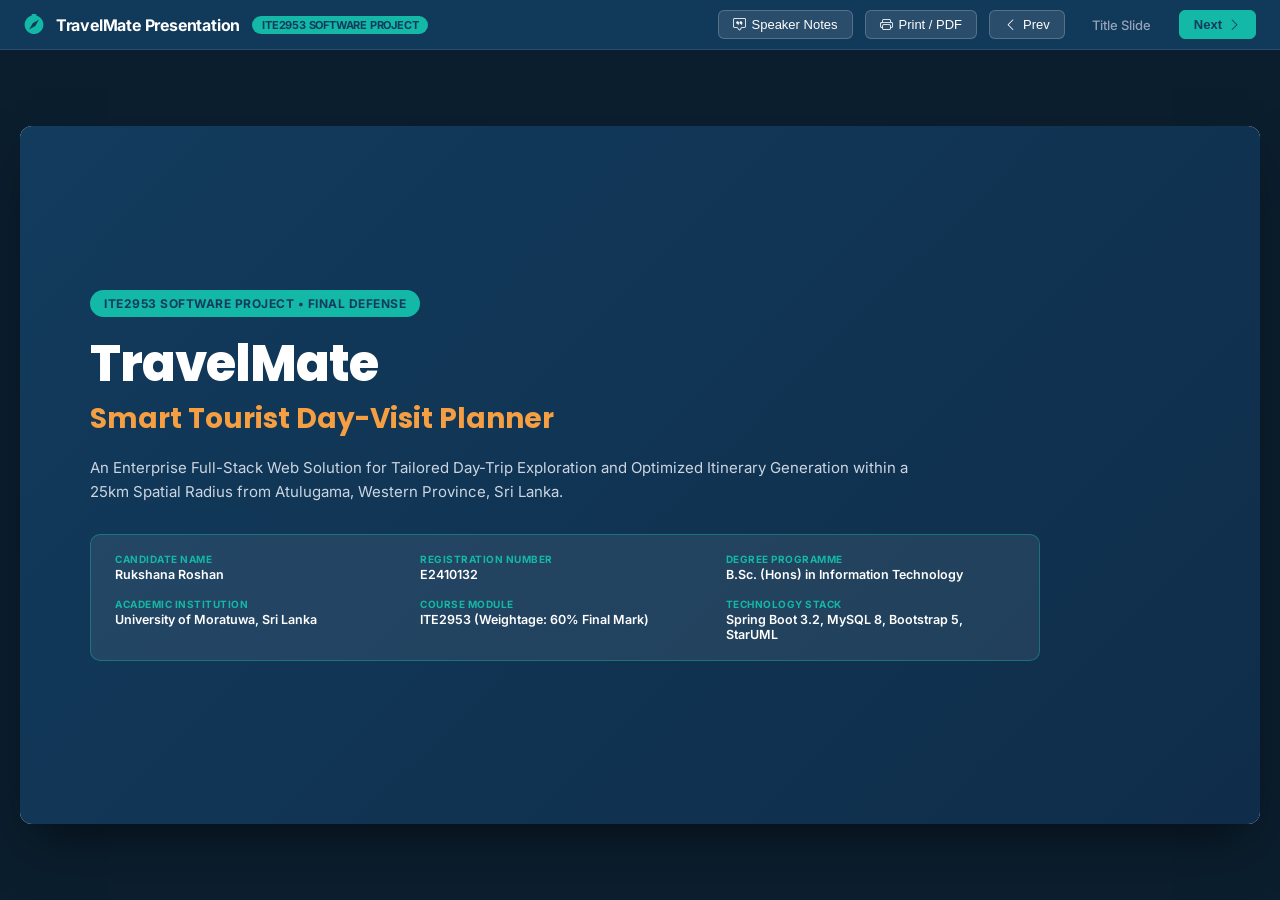
<file: docs/presentation.html>
<!DOCTYPE html>
<html lang="en">
<head>
  <meta charset="UTF-8">
  <meta name="viewport" content="width=device-width, initial-scale=1.0">
  <title>TravelMate — Project Overview Presentation (5 Slides)</title>
  <link rel="preconnect" href="https://fonts.googleapis.com">
  <link rel="preconnect" href="https://fonts.gstatic.com" crossorigin>
  <link href="https://fonts.googleapis.com/css2?family=Inter:wght@400;500;600;700&family=Poppins:wght@600;700;800&display=swap" rel="stylesheet">
  <link rel="stylesheet" href="https://cdn.jsdelivr.net/npm/bootstrap-icons@1.11.3/font/bootstrap-icons.min.css">
  <style>
    :root {
      --primary: #123B5D;
      --teal: #13B8A6;
      --orange: #F59E42;
      --dark: #172B4D;
      --slate-500: #64748B;
      --slate-200: #E2E8F0;
      --slate-100: #F1F5F9;
      --light-bg: #F8FAFC;
      --card-bg: #FFFFFF;
      --success: #16A34A;
    }

    * {
      box-sizing: border-box;
      margin: 0;
      padding: 0;
    }

    body {
      font-family: 'Inter', -apple-system, BlinkMacSystemFont, sans-serif;
      background: #0B1E2E;
      color: var(--dark);
      overflow: hidden;
      height: 100vh;
      display: flex;
      flex-direction: column;
    }

    /* Presentation Header Bar */
    .pres-nav {
      background: rgba(18, 59, 93, 0.95);
      backdrop-filter: blur(8px);
      border-bottom: 1px solid rgba(255, 255, 255, 0.1);
      padding: 10px 24px;
      display: flex;
      justify-content: space-between;
      align-items: center;
      color: white;
      z-index: 100;
    }

    .pres-nav .brand {
      display: flex;
      align-items: center;
      gap: 12px;
      font-weight: 700;
      font-size: 16px;
      letter-spacing: -0.2px;
    }

    .pres-nav .brand span.badge-pill {
      background: var(--teal);
      color: var(--primary);
      padding: 2px 10px;
      border-radius: 999px;
      font-size: 11px;
      font-weight: 700;
      text-transform: uppercase;
    }

    .pres-nav .controls {
      display: flex;
      align-items: center;
      gap: 12px;
    }

    .btn-pres {
      background: rgba(255, 255, 255, 0.1);
      border: 1px solid rgba(255, 255, 255, 0.2);
      color: white;
      padding: 6px 14px;
      border-radius: 6px;
      font-size: 13px;
      font-weight: 500;
      cursor: pointer;
      display: flex;
      align-items: center;
      gap: 6px;
      transition: all 0.2s;
    }

    .btn-pres:hover {
      background: rgba(255, 255, 255, 0.2);
      color: white;
    }

    .btn-pres.primary {
      background: var(--teal);
      color: var(--primary);
      border-color: var(--teal);
      font-weight: 600;
    }

    .btn-pres.primary:hover {
      background: #0fa392;
    }

    .slide-counter {
      font-size: 13px;
      color: #94A3B8;
      font-weight: 500;
      min-width: 90px;
      text-align: center;
    }

    /* Slides Viewport */
    .presentation-viewport {
      flex: 1;
      display: flex;
      justify-content: center;
      align-items: center;
      padding: 20px;
      position: relative;
    }

    .slide-card {
      width: 100%;
      max-width: 1280px;
      aspect-ratio: 16 / 9;
      background: var(--light-bg);
      border-radius: 12px;
      box-shadow: 0 25px 50px -12px rgba(0, 0, 0, 0.5);
      position: relative;
      display: none;
      flex-direction: column;
      overflow: hidden;
      animation: fadeIn 0.3s cubic-bezier(0.16, 1, 0.3, 1);
    }

    .slide-card.active {
      display: flex;
    }

    @keyframes fadeIn {
      from { opacity: 0; transform: scale(0.98); }
      to { opacity: 1; transform: scale(1); }
    }

    /* Slide Header */
    .slide-header {
      background: var(--primary);
      color: white;
      padding: 18px 36px;
      border-bottom: 4px solid var(--teal);
      display: flex;
      justify-content: space-between;
      align-items: center;
    }

    .slide-header .cat-label {
      font-size: 11px;
      font-weight: 700;
      color: var(--teal);
      letter-spacing: 1px;
      text-transform: uppercase;
      margin-bottom: 4px;
    }

    .slide-header h2 {
      font-family: 'Poppins', sans-serif;
      font-size: 24px;
      font-weight: 700;
      margin: 0;
      letter-spacing: -0.3px;
    }

    .slide-body {
      flex: 1;
      padding: 30px 40px;
      display: flex;
      gap: 28px;
      overflow-y: auto;
    }

    .slide-footer {
      padding: 10px 40px;
      background: white;
      border-top: 1px solid var(--slate-200);
      display: flex;
      justify-content: space-between;
      align-items: center;
      font-size: 11px;
      color: var(--slate-500);
    }

    /* Containers */
    .grid-2 {
      display: grid;
      grid-template-columns: 1fr 1fr;
      gap: 24px;
      width: 100%;
    }

    .grid-3 {
      display: grid;
      grid-template-columns: 1fr 1fr 1fr;
      gap: 20px;
      width: 100%;
    }

    .card-panel {
      background: white;
      border-radius: 10px;
      padding: 24px;
      border: 1px solid var(--slate-200);
      display: flex;
      flex-direction: column;
      box-shadow: 0 4px 6px -1px rgba(0, 0, 0, 0.04);
    }

    .card-panel h3 {
      font-family: 'Poppins', sans-serif;
      font-size: 17px;
      font-weight: 700;
      color: var(--primary);
      margin-bottom: 14px;
      display: flex;
      align-items: center;
      gap: 8px;
    }

    .card-panel h3.teal { color: #0D9488; }
    .card-panel h3.orange { color: #D97706; }

    .bullet-list {
      list-style: none;
      display: flex;
      flex-direction: column;
      gap: 12px;
    }

    .bullet-list li {
      font-size: 12.5px;
      line-height: 1.5;
      color: #334155;
    }

    .bullet-list li strong {
      color: var(--dark);
      font-weight: 600;
    }

    .bullet-list.compact li {
      font-size: 11.5px;
      gap: 8px;
    }

    /* Slide 0: Title Slide */
    .slide-title-layout {
      background: linear-gradient(135deg, #123B5D 0%, #0F2D4A 100%);
      color: white;
      height: 100%;
      display: flex;
      flex-direction: column;
      justify-content: center;
      padding: 50px 70px;
      position: relative;
    }

    .slide-title-layout .tag-badge {
      display: inline-block;
      background: var(--teal);
      color: var(--primary);
      padding: 6px 14px;
      border-radius: 999px;
      font-size: 12px;
      font-weight: 700;
      letter-spacing: 0.5px;
      text-transform: uppercase;
      margin-bottom: 20px;
      align-self: flex-start;
    }

    .slide-title-layout h1 {
      font-family: 'Poppins', sans-serif;
      font-size: 50px;
      font-weight: 800;
      letter-spacing: -1px;
      margin-bottom: 6px;
      line-height: 1.1;
    }

    .slide-title-layout h2.sub {
      font-family: 'Poppins', sans-serif;
      font-size: 28px;
      color: var(--orange);
      font-weight: 700;
      margin-bottom: 16px;
    }

    .slide-title-layout p.desc {
      font-size: 15px;
      color: #CBD5E1;
      max-width: 850px;
      line-height: 1.6;
      margin-bottom: 30px;
    }

    .meta-box {
      background: rgba(255, 255, 255, 0.08);
      border: 1px solid rgba(19, 184, 166, 0.4);
      border-radius: 10px;
      padding: 18px 24px;
      display: grid;
      grid-template-columns: repeat(3, 1fr);
      gap: 16px;
      max-width: 950px;
    }

    .meta-item .label {
      font-size: 10px;
      color: var(--teal);
      text-transform: uppercase;
      font-weight: 700;
      letter-spacing: 0.5px;
      margin-bottom: 2px;
    }

    .meta-item .val {
      font-size: 12.5px;
      font-weight: 600;
      color: white;
    }

    /* Metric Cards on Slide 5 */
    .metric-row {
      display: grid;
      grid-template-columns: repeat(3, 1fr);
      gap: 16px;
      margin-bottom: 16px;
      width: 100%;
    }

    .metric-card {
      background: white;
      border: 1px solid var(--slate-200);
      border-radius: 8px;
      padding: 14px 18px;
      text-align: center;
    }

    .metric-card .num {
      font-family: 'Poppins', sans-serif;
      font-size: 24px;
      font-weight: 700;
      margin-bottom: 2px;
    }

    .metric-card .num.green { color: var(--success); }
    .metric-card .num.blue { color: var(--primary); }
    .metric-card .num.teal { color: var(--teal); }

    .metric-card .lbl {
      font-size: 11px;
      color: var(--slate-500);
      font-weight: 500;
    }

    /* Notes Drawer */
    .notes-panel {
      position: fixed;
      bottom: 0;
      left: 0;
      right: 0;
      background: #0F172A;
      color: #E2E8F0;
      border-top: 2px solid var(--teal);
      padding: 16px 28px;
      max-height: 180px;
      overflow-y: auto;
      font-size: 13px;
      line-height: 1.6;
      display: none;
      z-index: 200;
    }

    .notes-panel.open {
      display: block;
    }

    .notes-panel .notes-hdr {
      font-size: 11px;
      font-weight: 700;
      color: var(--teal);
      text-transform: uppercase;
      margin-bottom: 6px;
      display: flex;
      justify-content: space-between;
    }

    /* Print Styles */
    @media print {
      body {
        background: white;
        overflow: visible;
        height: auto;
      }
      .pres-nav, .notes-panel { display: none !important; }
      .presentation-viewport { padding: 0; }
      .slide-card {
        display: flex !important;
        page-break-after: always;
        box-shadow: none;
        border: 1px solid #CCC;
        width: 100%;
        max-width: 100%;
        height: 100vh;
        margin-bottom: 20px;
      }
    }
  </style>
</head>
<body>

  <!-- Top Presentation Toolbar -->
  <header class="pres-nav">
    <div class="brand">
      <i class="bi bi-compass-fill" style="color: var(--teal); font-size: 20px;"></i>
      <span>TravelMate Presentation</span>
      <span class="badge-pill">ITE2953 Software Project</span>
    </div>

    <div class="controls">
      <button class="btn-pres" onclick="toggleNotes()"><i class="bi bi-chat-square-quote"></i> Speaker Notes</button>
      <button class="btn-pres" onclick="window.print()"><i class="bi bi-printer"></i> Print / PDF</button>
      <button class="btn-pres" onclick="prevSlide()"><i class="bi bi-chevron-left"></i> Prev</button>
      <span class="slide-counter" id="slideIndicator">Slide 0 / 5</span>
      <button class="btn-pres primary" onclick="nextSlide()">Next <i class="bi bi-chevron-right"></i></button>
    </div>
  </header>

  <!-- Slide Viewport -->
  <main class="presentation-viewport">

    <!-- SLIDE 0: TITLE SLIDE -->
    <section class="slide-card active" id="slide-0" data-notes="Good morning / afternoon, respected examiners and faculty members. My name is Rukshana Roshan, Registration Number E2410132. Today, I am proud to present my final software engineering project for course module ITE2953: TravelMate – Smart Tourist Day-Visit Planner. Over the next five slides, I will provide a quick, comprehensive overview of our problem domain, layered system architecture, nearest-neighbour optimization algorithm, database design, and automated testing results.">
      <div class="slide-title-layout">
        <span class="tag-badge">ITE2953 Software Project • Final Defense</span>
        <h1>TravelMate</h1>
        <h2 class="sub">Smart Tourist Day-Visit Planner</h2>
        <p class="desc">
          An Enterprise Full-Stack Web Solution for Tailored Day-Trip Exploration and Optimized Itinerary Generation within a 25km Spatial Radius from Atulugama, Western Province, Sri Lanka.
        </p>

        <div class="meta-box">
          <div class="meta-item">
            <div class="label">Candidate Name</div>
            <div class="val">Rukshana Roshan</div>
          </div>
          <div class="meta-item">
            <div class="label">Registration Number</div>
            <div class="val">E2410132</div>
          </div>
          <div class="meta-item">
            <div class="label">Degree Programme</div>
            <div class="val">B.Sc. (Hons) in Information Technology</div>
          </div>
          <div class="meta-item">
            <div class="label">Academic Institution</div>
            <div class="val">University of Moratuwa, Sri Lanka</div>
          </div>
          <div class="meta-item">
            <div class="label">Course Module</div>
            <div class="val">ITE2953 (Weightage: 60% Final Mark)</div>
          </div>
          <div class="meta-item">
            <div class="label">Technology Stack</div>
            <div class="val">Spring Boot 3.2, MySQL 8, Bootstrap 5, StarUML</div>
          </div>
        </div>
      </div>
    </section>

    <!-- SLIDE 1: PROBLEM DOMAIN & OBJECTIVES -->
    <section class="slide-card" id="slide-1" data-notes="On Slide 1, we highlight the core problem domain and objectives. Travelers visiting the Atulugama and Kalutara region frequently suffer from fragmented information—incorrect entrance fees, unverified opening hours, and unrealistic day schedules that don't account for local traffic or stay durations. TravelMate resolves this by anchoring an accurate 25km geographic catalog around Atulugama, providing a deterministic nearest-neighbour itinerary planner that constructs a realistic, timed schedule, and offering local tourism administrators a dedicated portal to maintain verified data.">
      <header class="slide-header">
        <div>
          <div class="cat-label">RUBRIC: PROJECT UNDERSTANDING & PROBLEM DOMAIN (15 PTS)</div>
          <h2>Problem Domain, Project Objectives & Stakeholders</h2>
        </div>
        <i class="bi bi-geo-alt-fill" style="font-size: 28px; color: var(--teal);"></i>
      </header>

      <div class="slide-body">
        <div class="grid-2">
          <!-- Card 1 -->
          <div class="card-panel">
            <h3><i class="bi bi-exclamation-triangle-fill" style="color: var(--orange);"></i> 1. Problem Domain & Background</h3>
            <ul class="bullet-list">
              <li>
                <strong>Severe Information Fragmentation:</strong> Travelers exploring Atulugama, Bandaragama, and Kalutara struggle with scattered, outdated opening hours, entrance fees, and contact details across unverified blogs and social media pages.
              </li>
              <li>
                <strong>Unrealistic Day Trip Schedules:</strong> Visitors often fail to pace day visits accurately. Generic GPS tools compute straight-line driving times but omit realistic on-site visit durations, meal breaks, and local road-winding factors.
              </li>
              <li>
                <strong>Target Stakeholders:</strong> Domestic day tourists, weekend families, nature enthusiasts, adventure sports seekers, and regional tourism administrators responsible for asset curation.
              </li>
            </ul>
          </div>

          <!-- Card 2 -->
          <div class="card-panel">
            <h3 class="teal"><i class="bi bi-bullseye"></i> 2. Project Objectives & Scope</h3>
            <ul class="bullet-list">
              <li>
                <strong>Curated 25km Spatial Radius:</strong> Filter and present 10 verified, high-interest destinations across 6 categories centered at Atulugama coordinates (6.7022° N, 80.0528° E).
              </li>
              <li>
                <strong>Algorithmic Day Planner:</strong> Generate conflict-free, clock-timed itineraries calculating transit buffers, stay durations, and automated midday lunch break scheduling.
              </li>
              <li>
                <strong>Administrative Governance:</strong> Provide a secure, role-gated administrative suite for complete CRUD management of destinations, categories, and moderation of tourist inquiries.
              </li>
              <li>
                <strong>Decoupled Multi-Platform Architecture:</strong> Architect a stateless REST API (Spring Boot 3.2 on Docker/Render) coupled with a modern, responsive static web frontend (GitHub Pages).
              </li>
            </ul>
          </div>
        </div>
      </div>

      <footer class="slide-footer">
        <span>TravelMate — Smart Tourist Day-Visit Planner</span>
        <span>Slide 1 of 5 (Content) • Module ITE2953</span>
      </footer>
    </section>

    <!-- SLIDE 2: SYSTEM ARCHITECTURE & TECH STACK -->
    <section class="slide-card" id="slide-2" data-notes="Slide 2 showcases our technical implementation and architecture. The solution implements a clean four-tier layered architecture. Controllers are lightweight and map HTTP requests to services, wrapping responses in an ApiResponse envelope. DTOs completely isolate database entities so database schemas are never exposed across the network. Security is enforced through BCrypt password hashing. The persistence layer utilizes MySQL 8 in production and an in-memory H2 database for our automated test suite.">
      <header class="slide-header">
        <div>
          <div class="cat-label">RUBRIC: TECHNICAL IMPLEMENTATION KNOWLEDGE (25 PTS)</div>
          <h2>Layered Architecture, Technology Stack & API Contract</h2>
        </div>
        <i class="bi bi-diagram-3-fill" style="font-size: 28px; color: var(--teal);"></i>
      </header>

      <div class="slide-body">
        <div class="grid-3">
          <!-- Col 1: Presentation Layer -->
          <div class="card-panel">
            <h3 class="teal"><i class="bi bi-window"></i> Presentation Layer</h3>
            <p style="font-size: 11px; color: var(--slate-500); margin-bottom: 12px;">Decoupled Modern Client Interface</p>
            <ul class="bullet-list compact">
              <li><strong>HTML5 & Bootstrap 5:</strong> Mobile-first layout with custom CSS design tokens and responsive grid.</li>
              <li><strong>Vanilla ES6+ JavaScript:</strong> High-performance client logic with zero bulky external framework runtime.</li>
              <li><strong>Unified API Client (api.js):</strong> Centralized <code>TM_API</code> module wrapping fetch calls with unified error handling.</li>
              <li><strong>Interactive Navigation:</strong> Direct multi-stop route integration with Google Maps.</li>
              <li><strong>Dedicated Print Stylesheet:</strong> Seamless PDF export formatted for day tourists via <code>@media print</code>.</li>
            </ul>
          </div>

          <!-- Col 2: Backend REST Layer -->
          <div class="card-panel">
            <h3><i class="bi bi-cpu-fill"></i> Backend REST API</h3>
            <p style="font-size: 11px; color: var(--slate-500); margin-bottom: 12px;">Spring Boot 3.2.5 & Java 17</p>
            <ul class="bullet-list compact">
              <li><strong>Clean Layered Hierarchy:</strong> Controller &rarr; Service Interface &rarr; ServiceImpl &rarr; JPA Repository.</li>
              <li><strong>DTO Wire Encapsulation:</strong> Entity models never leave the service layer; validated via Bean Validation (<code>@Valid</code>).</li>
              <li><strong>ApiResponse&lt;T&gt; Envelope:</strong> Uniform JSON format: <code>success</code>, <code>message</code>, <code>data</code>, <code>timestamp</code>.</li>
              <li><strong>Global Exception Handling:</strong> <code>@ControllerAdvice</code> transforms exceptions into standard HTTP error responses.</li>
              <li><strong>BCrypt Hashing:</strong> Passwords protected using Spring Security Crypto with salt rounds.</li>
            </ul>
          </div>

          <!-- Col 3: Data & Deployment -->
          <div class="card-panel">
            <h3 class="orange"><i class="bi bi-database-fill"></i> Data & DevOps</h3>
            <p style="font-size: 11px; color: var(--slate-500); margin-bottom: 12px;">Relational DB & Cloud Ready</p>
            <ul class="bullet-list compact">
              <li><strong>MySQL 8.0 Relational Engine:</strong> 7 normalized tables enforcing referential integrity and cascading deletes.</li>
              <li><strong>Spring Data JPA & Hibernate:</strong> Efficient ORM mapping with HikariCP connection pooling.</li>
              <li><strong>In-Memory H2 DB:</strong> Powers 38 automated test cases in CI/CD without local database dependency.</li>
              <li><strong>Docker Containerization:</strong> Multi-stage build Dockerfile minimizing container size on Render.</li>
              <li><strong>Auto-Config Routing:</strong> <code>config.js</code> automatically points to Local or Cloud API endpoints.</li>
            </ul>
          </div>
        </div>
      </div>

      <footer class="slide-footer">
        <span>TravelMate — Smart Tourist Day-Visit Planner</span>
        <span>Slide 2 of 5 (Content) • Module ITE2953</span>
      </footer>
    </section>

    <!-- SLIDE 3: FUNCTIONALITY & NEAREST-NEIGHBOUR ALGORITHM -->
    <section class="slide-card" id="slide-3" data-notes="Slide 3 details our system functionality and itinerary algorithm. Rather than relying on an opaque, non-deterministic black box, we designed a deterministic nearest-neighbour routing algorithm tailored to local conditions. The algorithm anchors the trip at Atulugama, applies a 1.25 road-winding factor to the Haversine distance, applies realistic vehicle speeds (35 km/h for cars), builds a minute-by-minute chronological timeline, inserts a lunch break between 12:30 and 1:30 PM, and flags any stops that exceed the requested finish time.">
      <header class="slide-header">
        <div>
          <div class="cat-label">RUBRIC: SYSTEM DEMONSTRATION & FUNCTIONALITY (25 PTS)</div>
          <h2>System Functionality & Nearest-Neighbour Itinerary Algorithm</h2>
        </div>
        <i class="bi bi-lightning-charge-fill" style="font-size: 28px; color: var(--teal);"></i>
      </header>

      <div class="slide-body">
        <div class="grid-2">
          <!-- Col 1: Implemented Features -->
          <div class="card-panel">
            <h3><i class="bi bi-check-circle-fill" style="color: var(--teal);"></i> Implemented Capabilities</h3>
            <ul class="bullet-list">
              <li>
                <strong>Multi-Criteria Catalog Discovery:</strong> Category chip filtering, real-time debounced keyword search, and multi-field sorting (duration, distance, and ratings).
              </li>
              <li>
                <strong>Rich Destination Profiles:</strong> Verified GPS coordinates, entrance fees, operational hours, high-resolution photo galleries, and respectful local travel etiquette tips.
              </li>
              <li>
                <strong>Day Trip Shortlisting:</strong> Instant one-click selection with client-side duplicate prevention toasts and live trip counter badge.
              </li>
              <li>
                <strong>Administrator Suite:</strong> Secure dashboard with KPI metric cards, modal forms for adding/editing destinations, category editing, and tourist message reviews.
              </li>
            </ul>
          </div>

          <!-- Col 2: Nearest-Neighbour Algorithm -->
          <div class="card-panel">
            <h3 class="teal"><i class="bi bi-clock-history"></i> Nearest-Neighbour Itinerary Algorithm</h3>
            <ul class="bullet-list compact">
              <li><strong>1. Anchor Origin:</strong> Trip departure anchored at Atulugama central coordinates (6.7022° N, 80.0528° E).</li>
              <li><strong>2. Road-Winding Haversine:</strong> Computes great-circle distance &times; 1.25 empirical road-winding coefficient for Sri Lankan terrain.</li>
              <li><strong>3. Realistic Travel Speeds:</strong> Incorporates realistic vehicle speeds (Car: 35 km/h, Motorcycle: 40 km/h) to compute minute-level transit buffers.</li>
              <li><strong>4. Greedy Sequence:</strong> Iteratively sequences the closest unvisited stop, minimizing total transit fatigue.</li>
              <li><strong>5. Lunch Break Insertion:</strong> Automatically inserts a 60-minute lunch slot if trip spans 12:30 PM &ndash; 1:30 PM.</li>
              <li><strong>6. Finish Time Enforcement:</strong> Checks cumulative time against Finish Time threshold and tags excess stops into an advisory overflow section.</li>
            </ul>
          </div>
        </div>
      </div>

      <footer class="slide-footer">
        <span>TravelMate — Smart Tourist Day-Visit Planner</span>
        <span>Slide 3 of 5 (Content) • Module ITE2953</span>
      </footer>
    </section>

    <!-- SLIDE 4: DATABASE & DESIGN DECISIONS -->
    <section class="slide-card" id="slide-4" data-notes="On Slide 4, we examine our software engineering and architectural choices. Our database schema consists of seven normalized tables designed in 3rd Normal Form with cascading foreign key integrity. Key engineering choices include using a deterministic algorithm for predictable tour plans, choosing standard Java POJOs over Lombok to ensure seamless cross-platform compilation on examiners' machines, implementing strict DTO encapsulation to avoid security over-posting, and dual-layer data resilience so the application remains robust.">
      <header class="slide-header">
        <div>
          <div class="cat-label">RUBRIC: SOFTWARE ENGINEERING & DESIGN DECISIONS (15 PTS)</div>
          <h2>Relational Database Design & Engineering Decisions</h2>
        </div>
        <i class="bi bi-shield-check" style="font-size: 28px; color: var(--teal);"></i>
      </header>

      <div class="slide-body">
        <div class="grid-2">
          <!-- Col 1: Database Schema -->
          <div class="card-panel">
            <h3><i class="bi bi-table"></i> Normalized Relational Schema (3NF)</h3>
            <ul class="bullet-list compact">
              <li><strong>users:</strong> Authentication credentials, BCrypt hashes, and role-based permissions (<code>ROLE_ADMIN</code>, <code>ROLE_TOURIST</code>).</li>
              <li><strong>categories & attractions:</strong> One-to-Many taxonomy relationship with ON DELETE CASCADE foreign key constraints.</li>
              <li><strong>itinerary & itinerary_items:</strong> Master-detail composite structure capturing chronological arrival, departure, transit, and lunch stops.</li>
              <li><strong>favorites & reviews:</strong> User engagement bookmarks and star ratings with cascade cleanup on user deletion.</li>
              <li><strong>contact_messages:</strong> Public inquiries with read/unread administrative workflow tracking.</li>
            </ul>
          </div>

          <!-- Col 2: Engineering Rationale -->
          <div class="card-panel">
            <h3 class="teal"><i class="bi bi-gear-wide-connected"></i> Justified Engineering Decisions</h3>
            <ul class="bullet-list compact">
              <li><strong>Deterministic vs Black-Box:</strong> Guarantees explainable, reproducible itineraries without unpredictable hallucinations or expensive third-party API dependencies.</li>
              <li><strong>Standard Java POJOs (No Lombok):</strong> Avoids Lombok annotation-processor incompatibilities across differing JDK versions (Java 17, 21, and 26), ensuring 100% build reproducibility for examiners.</li>
              <li><strong>Dual-Layer Data Resilience:</strong> Client-side offline dataset (<code>data.js</code>) coupled with live REST synchronization ensures smooth evaluation even in offline grading environments.</li>
              <li><strong>Strict DTO Encapsulation:</strong> Protects against JPA serialization recursion and over-posting vulnerabilities.</li>
            </ul>
          </div>
        </div>
      </div>

      <footer class="slide-footer">
        <span>TravelMate — Smart Tourist Day-Visit Planner</span>
        <span>Slide 4 of 5 (Content) • Module ITE2953</span>
      </footer>
    </section>

    <!-- SLIDE 5: TESTING STRATEGY & DELIVERABLES -->
    <section class="slide-card" id="slide-5" data-notes="In conclusion, on Slide 5, we present our testing verification and deliverables. All 38 automated test cases in our test suite execute with zero errors and zero failures, covering all 20 university test cases. The project is fully realized and packaged into our submission folder, complete with the developed system, StarUML design models, presentation slides, demonstration script, and test report. Thank you for your time, and I welcome any questions regarding the implementation.">
      <header class="slide-header">
        <div>
          <div class="cat-label">RUBRIC: COMMUNICATION & TESTING RIGOR (10 PTS)</div>
          <h2>Software Testing Strategy, Automated Results & Deliverables</h2>
        </div>
        <i class="bi bi-patch-check-fill" style="font-size: 28px; color: var(--teal);"></i>
      </header>

      <div class="slide-body" style="flex-direction: column;">
        <!-- Top Metrics Banner -->
        <div class="metric-row">
          <div class="metric-card">
            <div class="num green">38 / 38 PASSED</div>
            <div class="lbl">100% Automated Maven Test Pass Rate</div>
          </div>
          <div class="metric-card">
            <div class="num blue">20 / 20 TEST CASES</div>
            <div class="lbl">University Specification (TC01 &ndash; TC20)</div>
          </div>
          <div class="metric-card">
            <div class="num teal">0 FAILURES / 0 REGRESSIONS</div>
            <div class="lbl">Spring Boot MockMvc & JUnit 5 Suite</div>
          </div>
        </div>

        <div class="grid-2">
          <!-- Col 1: Testing Strategies -->
          <div class="card-panel">
            <h3><i class="bi bi-shield-check"></i> Testing Strategies Implemented</h3>
            <ul class="bullet-list compact">
              <li><strong>Unit Testing (JUnit 5 + Mockito):</strong> 18 unit tests isolating service logic, DTO mapping, and edge case boundaries.</li>
              <li><strong>Integration Testing (MockMvc + H2):</strong> 20 integration tests verifying full HTTP request-response lifecycles and validation annotations.</li>
              <li><strong>Security Regression Testing:</strong> Protected BCrypt login authentication and verified 401 Unauthorized handling for unauthenticated requests.</li>
              <li><strong>Cross-Device UI Testing:</strong> Validated responsive design across mobile (375px), tablet, and desktop breakpoints.</li>
            </ul>
          </div>

          <!-- Col 2: Final Packaged Deliverables -->
          <div class="card-panel">
            <h3 class="teal"><i class="bi bi-box-seam-fill"></i> Packaged Submission Deliverables</h3>
            <ul class="bullet-list compact">
              <li><strong>Developed System:</strong> Full Maven backend (Spring Boot 3.2) + frontend client + MySQL schemas.</li>
              <li><strong>StarUML Design Project (.mdj):</strong> Complete models for Use Case, Activity, Sequence, Class, and ERD.</li>
              <li><strong>5-Slide Presentation Deck:</strong> Available in native PowerPoint (.pptx), interactive HTML, and Markdown.</li>
              <li><strong>Video Demonstration Script:</strong> 14-stage timed walkthrough script covering all major features.</li>
              <li><strong>Testing Report:</strong> Complete TC01&ndash;TC20 traceability matrix for Report Chapter 5.</li>
            </ul>
          </div>
        </div>
      </div>

      <footer class="slide-footer">
        <span>TravelMate — Smart Tourist Day-Visit Planner</span>
        <span>Slide 5 of 5 (Content) • Module ITE2953</span>
      </footer>
    </section>

  </main>

  <!-- Speaker Notes Drawer -->
  <aside class="notes-panel" id="notesPanel">
    <div class="notes-hdr">
      <span><i class="bi bi-mic-fill"></i> Speaker Defense Script / Talking Points</span>
      <span style="cursor: pointer;" onclick="toggleNotes()"><i class="bi bi-x-lg"></i> Close</span>
    </div>
    <p id="speakerNotesText">Loading notes...</p>
  </aside>

  <script>
    const slides = document.querySelectorAll('.slide-card');
    let currentSlide = 0;
    const totalSlides = slides.length;

    function updateSlide() {
      slides.forEach((s, idx) => {
        s.classList.toggle('active', idx === currentSlide);
      });
      const ind = document.getElementById('slideIndicator');
      if (currentSlide === 0) {
        ind.textContent = "Title Slide";
      } else {
        ind.textContent = `Slide ${currentSlide} / ${totalSlides - 1}`;
      }
      
      const currentNotes = slides[currentSlide].getAttribute('data-notes') || "No speaker notes recorded for this slide.";
      document.getElementById('speakerNotesText').textContent = currentNotes;
    }

    function nextSlide() {
      if (currentSlide < totalSlides - 1) {
        currentSlide++;
        updateSlide();
      }
    }

    function prevSlide() {
      if (currentSlide > 0) {
        currentSlide--;
        updateSlide();
      }
    }

    function toggleNotes() {
      document.getElementById('notesPanel').classList.toggle('open');
    }

    // Keyboard navigation
    document.addEventListener('keydown', (e) => {
      if (e.key === 'ArrowRight' || e.key === ' ' || e.key === 'PageDown') {
        nextSlide();
      } else if (e.key === 'ArrowLeft' || e.key === 'PageUp') {
        prevSlide();
      } else if (e.key === 's' || e.key === 'S') {
        toggleNotes();
      }
    });

    // Initialize
    updateSlide();
  </script>
</body>
</html>
</file>
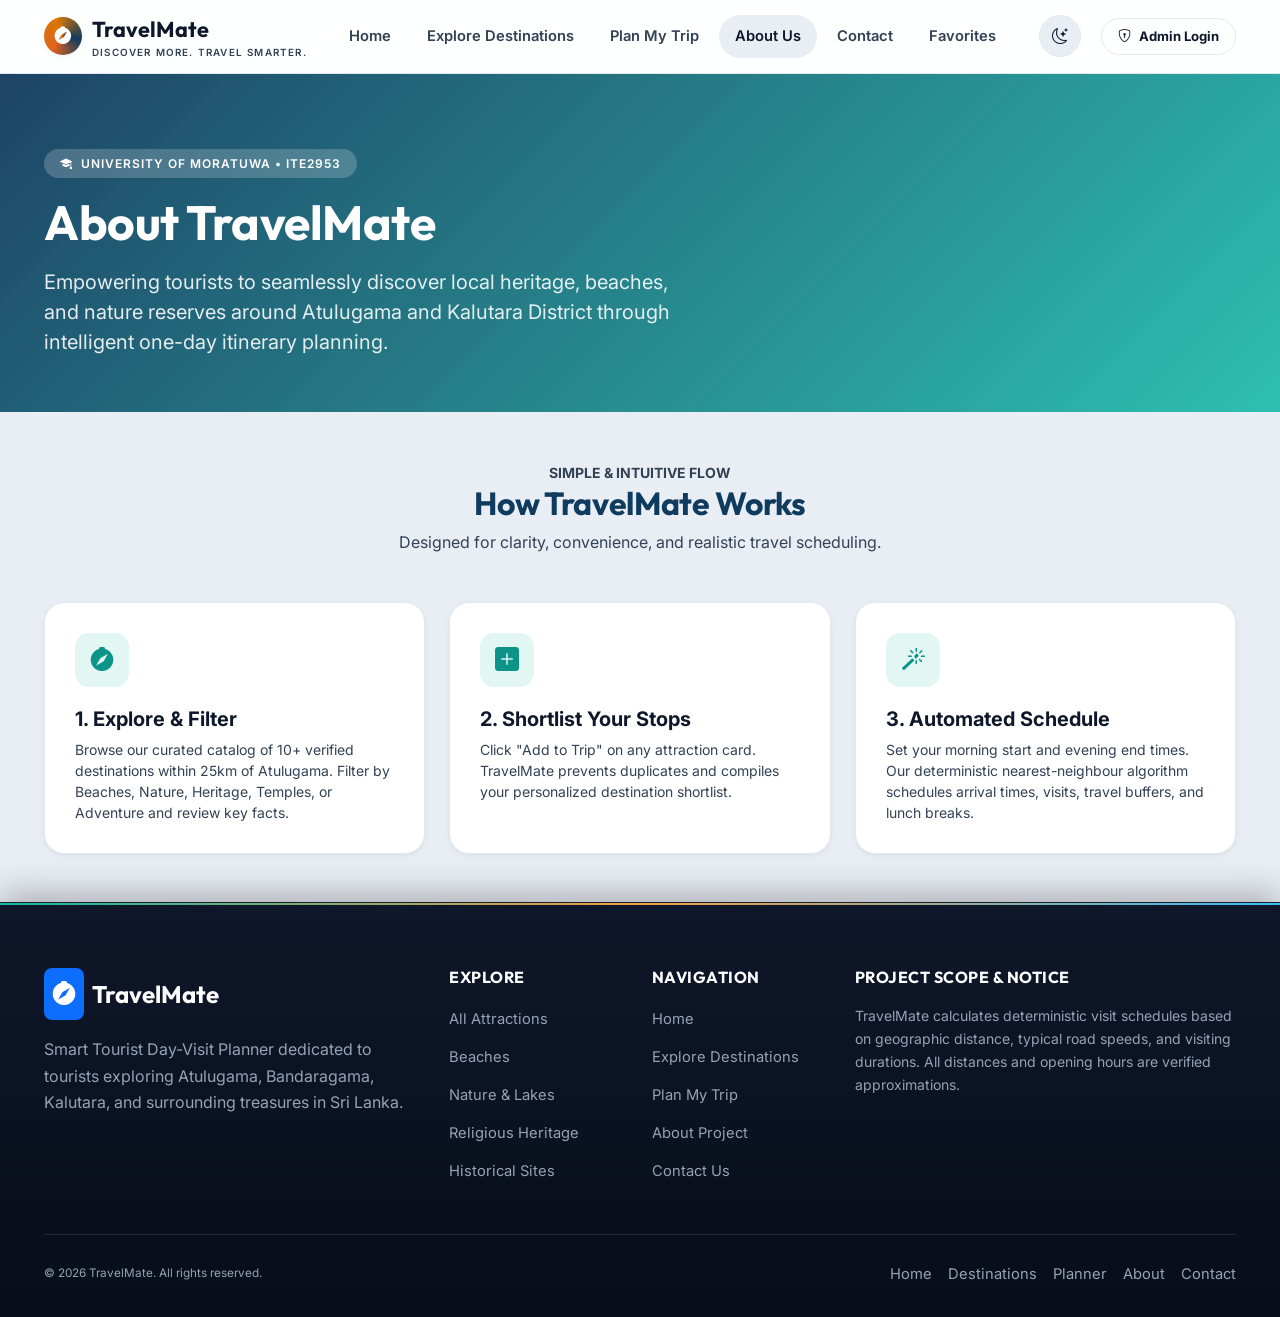
<file: frontend/about.html>
<!DOCTYPE html>
<html lang="en">
<head>
<meta charset="UTF-8" />
<meta name="viewport" content="width=device-width, initial-scale=1.0" />
<title>About Us — TravelMate Smart Tourist Day-Visit Planner</title>
<meta name="description" content="Learn about TravelMate, a final-year software engineering project for ITE2953 at the University of Moratuwa by Rukshana Roshan (E2410132)." />
<link rel="preconnect" href="https://fonts.googleapis.com">
<link rel="preconnect" href="https://fonts.gstatic.com" crossorigin>
<link href="https://fonts.googleapis.com/css2?family=Inter:wght@300;400;500;600;700&family=Poppins:wght@500;600;700;800&display=swap" rel="stylesheet">
<link href="https://cdn.jsdelivr.net/npm/bootstrap@5.3.3/dist/css/bootstrap.min.css" rel="stylesheet">
<link href="https://cdn.jsdelivr.net/npm/bootstrap-icons@1.11.3/font/bootstrap-icons.css" rel="stylesheet">
<link rel="stylesheet" href="css/style.css">
<style>
  .tm-about-hero {
    background: linear-gradient(135deg, rgba(18, 59, 93, 0.95) 0%, rgba(19, 184, 166, 0.88) 100%), url('https://images.unsplash.com/photo-1544735716-392fe2489ffa?auto=format&fit=crop&w=1920&q=80') center/cover no-repeat;
    color: #fff;
    padding: 75px 0 55px;
  }
  .tm-card-feature {
    background: var(--surface);
    border: 1px solid var(--border);
    border-radius: 20px;
    padding: 30px;
    box-shadow: var(--shadow-sm);
    transition: transform var(--transition), box-shadow var(--transition);
    height: 100%;
  }
  .tm-card-feature:hover {
    transform: translateY(-4px);
    box-shadow: var(--shadow-lg);
  }
  .tm-feature-icon {
    width: 54px;
    height: 54px;
    border-radius: 14px;
    background: rgba(19, 184, 166, 0.12);
    color: var(--secondary);
    display: flex;
    align-items: center;
    justify-content: center;
    font-size: 1.5rem;
    margin-bottom: 20px;
  }
  .tm-academic-badge {
    border-left: 4px solid var(--secondary);
    background: rgba(19, 184, 166, 0.08);
    border-radius: 0 16px 16px 0;
    padding: 24px;
  }
</style>
</head>
<body data-page="about">

<!-- ===================== NAVIGATION BAR ===================== -->
<nav class="tm-nav sticky-top">
  <div class="container-tm">
    <a href="index.html" class="tm-brand">
      <span class="mark"><i class="bi bi-compass-fill"></i></span>
      <span>TravelMate<small>Discover More. Travel Smarter.</small></span>
    </a>
    <div class="tm-nav-links">
      <a href="index.html" data-nav="home">Home</a>
      <a href="places.html" data-nav="places">Explore Destinations</a>
      <a href="itinerary.html" data-nav="itinerary">Plan My Trip</a>
      <a href="about.html" data-nav="about" class="active">About Us</a>
      <a href="contact.html" data-nav="contact">Contact</a>
      <a href="favorites.html" data-nav="favorites">Favorites</a>
    </div>
    <div class="tm-nav-actions">
      <button class="icon-btn" data-theme-toggle title="Toggle Dark/Light Mode"><i class="bi bi-moon-stars" data-theme-icon></i></button>
      <span data-auth-slot></span>
      <a href="login.html" class="btn-tm btn-tm-outline btn-tm-sm" data-auth-hide><i class="bi bi-shield-lock"></i> Admin Login</a>
      <button class="tm-nav-toggle d-lg-none" aria-label="Toggle navigation"><i class="bi bi-list fs-3"></i></button>
    </div>
  </div>
</nav>

<!-- ===================== HERO HEADER ===================== -->
<header class="tm-about-hero">
  <div class="container-tm">
    <div class="row align-items-center">
      <div class="col-lg-8">
        <span class="badge rounded-pill px-3 py-2 mb-3 text-uppercase fw-semibold" style="background: rgba(255, 255, 255, 0.2); color: #fff; letter-spacing: 1px;">
          <i class="bi bi-mortarboard-fill me-1"></i> University of Moratuwa &bull; ITE2953
        </span>
        <h1 class="text-white mb-3" style="font-family: var(--font-display); font-weight:700; font-size:clamp(2.1rem, 4vw, 3rem);">
          About TravelMate
        </h1>
        <p class="mb-0 fs-5" style="color: rgba(255,255,255,0.88); max-width:650px;">
          Empowering tourists to seamlessly discover local heritage, beaches, and nature reserves around Atulugama and Kalutara District through intelligent one-day itinerary planning.
        </p>
      </div>
    </div>
  </div>
</header>

<!-- ===================== PROJECT PROFILE & ACADEMIC CONTEXT ===================== -->
<!-- <section class="tm-section py-5">
  <div class="container-tm">
    <div class="row g-5 align-items-center">
      <div class="col-lg-7">
        <span class="text-uppercase fw-bold text-secondary small tracking-wider">Academic Project Profile</span>
        <h2 class="fw-bold mb-3" style="color: var(--primary);">Solving the Day-Visit Challenge in Sri Lanka</h2>
        <p class="text-muted leading-relaxed" style="text-align: justify;">
          Kalutara District and its inland surroundings — including Atulugama and Bandaragama — boast world-class cultural sanctuaries (such as Kalutara Bodhiya and Richmond Castle), pristine coastal beaches (Wadduwa, Calido, Pothupitiya), and exhilarating outdoor recreations (Pearl Bay, Bolgoda Lake, Sri Lanka Karting Circuit).
        </p>
        <p class="text-muted leading-relaxed" style="text-align: justify;">
          However, domestic day-trippers and international tourists frequently struggle with fragmented information, unpredictable travel distances, and lack of organized schedules. <strong>TravelMate</strong> was created to solve this specific challenge by consolidating verified regional destinations and generating deterministic, time-aware itineraries starting from Atulugama.
        </p> -->
        
        <!-- <div class="tm-academic-badge mt-4">
          <div class="row g-3">
            <div class="col-sm-6">
              <small class="text-muted d-block text-uppercase fw-bold">Student Name</small>
              <strong class="text-dark fs-6">Rukshana Roshan</strong>
            </div>
            <div class="col-sm-6">
              <small class="text-muted d-block text-uppercase fw-bold">Registration Number</small>
              <strong class="text-dark fs-6">E2410132</strong>
            </div>
            <div class="col-sm-6">
              <small class="text-muted d-block text-uppercase fw-bold">Course Module</small>
              <strong class="text-dark fs-6">ITE2953 – Software Project</strong>
            </div>
            <div class="col-sm-6">
              <small class="text-muted d-block text-uppercase fw-bold">Academic Institution</small>
              <strong class="text-dark fs-6">University of Moratuwa, Sri Lanka</strong>
            </div>
          </div>
        </div>
      </div> -->

      <!-- <div class="col-lg-5">
        <div class="card border-0 rounded-4 shadow-lg p-4" style="background: linear-gradient(135deg, var(--primary) 0%, #0d2840 100%); color: #fff;">
          <h4 class="fw-bold mb-3 text-white"><i class="bi bi-shield-check text-warning me-2"></i>Project Objectives</h4>
          <ul class="list-unstyled mb-0 d-flex flex-column gap-3 small text-white-50">
            <li class="d-flex align-items-start gap-2">
              <i class="bi bi-check-circle-fill text-teal mt-1"></i>
              <span><strong>Consolidated Regional Directory:</strong> Provide comprehensive information, visiting durations, and verified coordinates for attractions within 25 km of Atulugama.</span>
            </li>
            <li class="d-flex align-items-start gap-2">
              <i class="bi bi-check-circle-fill text-teal mt-1"></i>
              <span><strong>Deterministic Day Itinerary Engine:</strong> Order selected spots using nearest-neighbour routing, realistic Sri Lankan road speeds, and user time constraints.</span>
            </li>
            <li class="d-flex align-items-start gap-2">
              <i class="bi bi-check-circle-fill text-teal mt-1"></i>
              <span><strong>Robust Layered Architecture:</strong> Implement professional industry standards: Spring Boot REST controllers, service layer, Spring Data JPA repositories, and MySQL database.</span>
            </li>
            <li class="d-flex align-items-start gap-2">
              <i class="bi bi-check-circle-fill text-teal mt-1"></i>
              <span><strong>Admin Governance:</strong> Provide secure BCrypt-authenticated dashboard for administrative CRUD operations and tourist message tracking.</span>
            </li>
          </ul>
        </div>
      </div>
    </div>
  </div>
</section> -->

<!-- ===================== HOW TRAVELMATE WORKS ===================== -->
<section class="tm-section py-5 bg-light">
  <div class="container-tm">
    <div class="text-center mb-5" style="max-width: 680px; margin: 0 auto;">
      <span class="text-uppercase fw-bold text-secondary small tracking-wider">Simple &amp; Intuitive Flow</span>
      <h2 class="fw-bold" style="color: var(--primary);">How TravelMate Works</h2>
      <p class="text-muted">Designed for clarity, convenience, and realistic travel scheduling.</p>
    </div>

    <div class="row g-4">
      <div class="col-md-4">
        <div class="tm-card-feature">
          <div class="tm-feature-icon"><i class="bi bi-compass-fill"></i></div>
          <h5 class="fw-bold mb-2 text-dark">1. Explore &amp; Filter</h5>
          <p class="text-muted small mb-0">
            Browse our curated catalog of 10+ verified destinations within 25km of Atulugama. Filter by Beaches, Nature, Heritage, Temples, or Adventure and review key facts.
          </p>
        </div>
      </div>
      <div class="col-md-4">
        <div class="tm-card-feature">
          <div class="tm-feature-icon"><i class="bi bi-plus-square-fill"></i></div>
          <h5 class="fw-bold mb-2 text-dark">2. Shortlist Your Stops</h5>
          <p class="text-muted small mb-0">
            Click "Add to Trip" on any attraction card. TravelMate prevents duplicates and compiles your personalized destination shortlist.
          </p>
        </div>
      </div>
      <div class="col-md-4">
        <div class="tm-card-feature">
          <div class="tm-feature-icon"><i class="bi bi-magic"></i></div>
          <h5 class="fw-bold mb-2 text-dark">3. Automated Schedule</h5>
          <p class="text-muted small mb-0">
            Set your morning start and evening end times. Our deterministic nearest-neighbour algorithm schedules arrival times, visits, travel buffers, and lunch breaks.
          </p>
        </div>
      </div>
    </div>
  </div>
</section>

<!-- ===================== TECHNOLOGY STACK & ARCHITECTURE ===================== -->
<!-- <section class="tm-section py-5">
  <div class="container-tm">
    <div class="text-center mb-5" style="max-width: 680px; margin: 0 auto;">
      <span class="text-uppercase fw-bold text-secondary small tracking-wider">Enterprise-Grade Stack</span>
      <h2 class="fw-bold" style="color: var(--primary);">Technology Stack &amp; Software Design</h2>
      <p class="text-muted">Engineered following clean layered architecture with separation of concerns.</p>
    </div>

    <div class="row g-4">
      <div class="col-md-6 col-lg-3">
        <div class="p-4 rounded-4 border bg-surface text-center h-100">
          <i class="bi bi-filetype-html display-5 text-primary mb-3"></i>
          <h5 class="fw-bold mb-2">Frontend</h5>
          <p class="small text-muted mb-0">
            HTML5, CSS3, JavaScript (ES6+), Bootstrap 5.3, Bootstrap Icons, responsive mobile layout (375px to 1920px).
          </p>
        </div>
      </div>
      <div class="col-md-6 col-lg-3">
        <div class="p-4 rounded-4 border bg-surface text-center h-100">
          <i class="bi bi-cpu-fill display-5 text-secondary mb-3"></i>
          <h5 class="fw-bold mb-2">Backend Engine</h5>
          <p class="small text-muted mb-0">
            Java 17/21/26, Spring Boot 3.x, REST Controllers, Spring Security with BCrypt hashing, DTO validation.
          </p>
        </div>
      </div>
      <div class="col-md-6 col-lg-3">
        <div class="p-4 rounded-4 border bg-surface text-center h-100">
          <i class="bi bi-database-fill-gear display-5 text-warning mb-3"></i>
          <h5 class="fw-bold mb-2">Database Layer</h5>
          <p class="small text-muted mb-0">
            MySQL 8.0, Spring Data JPA, Hibernate ORM, normalized relational schema, reproducible SQL migration scripts.
          </p>
        </div>
      </div>
      <div class="col-md-6 col-lg-3">
        <div class="p-4 rounded-4 border bg-surface text-center h-100">
          <i class="bi bi-patch-check-fill display-5 text-success mb-3"></i>
          <h5 class="fw-bold mb-2">Testing &amp; QA</h5>
          <p class="small text-muted mb-0">
            JUnit 5, Mockito, SpringBootTest, MockMvc integration testing, StarUML system modeling (5 diagrams).
          </p>
        </div>
      </div>
    </div>

    Clear Scope Boundaries Notice -->
    <!-- <div class="mt-5 p-4 rounded-4 border" style="background: rgba(18, 59, 93, 0.04);">
      <div class="d-flex align-items-start gap-3">
        <i class="bi bi-shield-exclamation text-primary fs-3 mt-1"></i>
        <div>
          <h5 class="fw-bold mb-1" style="color: var(--primary);">Project Scope &amp; Boundaries</h5>
          <p class="small text-muted mb-0 leading-relaxed">
            In accordance with the approved university project proposal for ITE2953, TravelMate is strictly scoped as a <strong>tourist information discovery and day-visit planning tool</strong>. Features such as hotel room booking, transport booking, credit card online payment processing, and commercial commissions are deliberately outside the project scope and are not implemented.
          </p>
        </div>
      </div>
    </div>
  </div>
</section> -->

<!-- ===================== FOOTER ===================== -->
<footer class="tm-footer">
  <div class="container-tm">
    <div class="row g-4 mb-5">
      <div class="col-lg-4 col-md-6">
        <div class="d-flex align-items-center gap-2 mb-3">
          <span class="mark p-2 rounded-3 bg-primary text-white"><i class="bi bi-compass-fill fs-4"></i></span>
          <span class="fs-4 fw-bold" style="font-family: var(--font-display); color: var(--primary);">TravelMate</span>
        </div>
        <p class="text-muted mb-0">
          Smart Tourist Day-Visit Planner dedicated to tourists exploring Atulugama, Bandaragama, Kalutara, and surrounding treasures in Sri Lanka.
        </p>
      </div>

      <div class="col-lg-2 col-md-6">
        <h6 class="fw-bold text-uppercase mb-3" style="color: var(--primary); letter-spacing: 0.5px;">Explore</h6>
        <ul class="list-unstyled mb-0 d-flex flex-column gap-2 small">
          <li><a href="places.html" class="text-decoration-none text-muted">All Attractions</a></li>
          <li><a href="places.html?category=1" class="text-decoration-none text-muted">Beaches</a></li>
          <li><a href="places.html?category=2" class="text-decoration-none text-muted">Nature &amp; Lakes</a></li>
          <li><a href="places.html?category=3" class="text-decoration-none text-muted">Religious Heritage</a></li>
          <li><a href="places.html?category=4" class="text-decoration-none text-muted">Historical Sites</a></li>
        </ul>
      </div>

      <div class="col-lg-2 col-md-6">
        <h6 class="fw-bold text-uppercase mb-3" style="color: var(--primary); letter-spacing: 0.5px;">Navigation</h6>
        <ul class="list-unstyled mb-0 d-flex flex-column gap-2 small">
          <li><a href="index.html" class="text-decoration-none text-muted">Home</a></li>
          <li><a href="places.html" class="text-decoration-none text-muted">Explore Destinations</a></li>
          <li><a href="itinerary.html" class="text-decoration-none text-muted">Plan My Trip</a></li>
          <li><a href="about.html" class="text-decoration-none text-muted">About Project</a></li>
          <li><a href="contact.html" class="text-decoration-none text-muted">Contact Us</a></li>
        </ul>
      </div>

      <div class="col-lg-4 col-md-6">
        <h6 class="fw-bold text-uppercase mb-3" style="color: var(--primary); letter-spacing: 0.5px;">Project Scope &amp; Notice</h6>
        <p class="small text-muted mb-0">
          TravelMate calculates deterministic visit schedules based on geographic distance, typical road speeds, and visiting durations. All distances and opening hours are verified approximations.
        </p>
      </div>
    </div>

    <div class="tm-footer-bottom border-top pt-4 d-flex justify-content-between align-items-center flex-wrap gap-2">
      <span class="small text-muted">&copy; 2026 TravelMate. All rights reserved.</span>
      <div class="d-flex gap-3 small">
        <a href="index.html" class="text-decoration-none text-muted">Home</a>
        <a href="places.html" class="text-decoration-none text-muted">Destinations</a>
        <a href="itinerary.html" class="text-decoration-none text-muted">Planner</a>
        <a href="about.html" class="text-decoration-none text-muted">About</a>
        <a href="contact.html" class="text-decoration-none text-muted">Contact</a>
      </div>
    </div>
  </div>
</footer>

<script src="https://cdn.jsdelivr.net/npm/bootstrap@5.3.3/dist/js/bootstrap.bundle.min.js"></script>
<script src="js/data.js"></script>
<script src="js/config.js"></script>
<script src="js/api.js"></script>
<script src="js/main.js"></script>
</body>
</html>
</file>
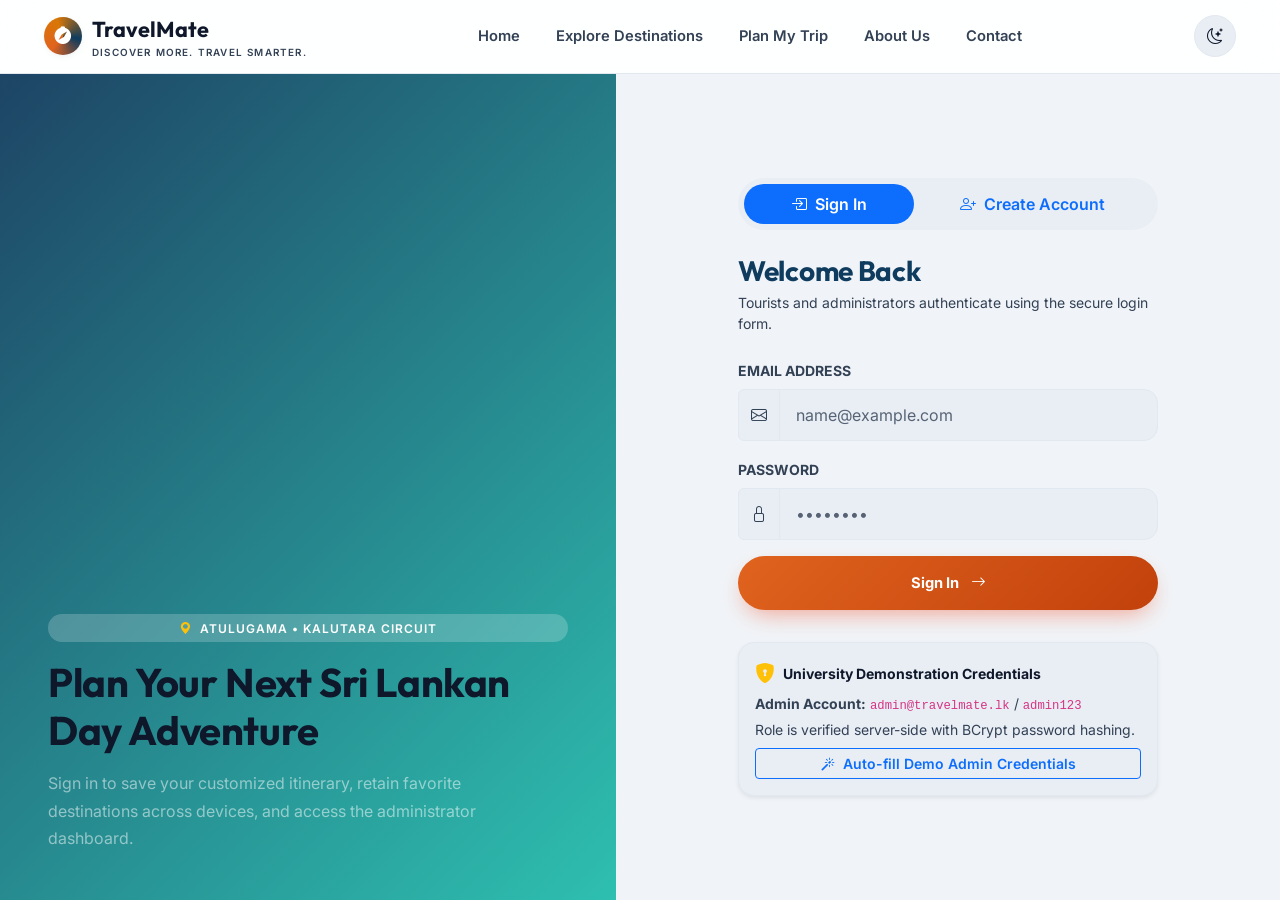
<file: frontend/admin-dashboard.html>
<!DOCTYPE html>
<html lang="en">
<head>
<meta charset="UTF-8" />
<meta name="viewport" content="width=device-width, initial-scale=1.0" />
<title>Administrator Dashboard — TravelMate</title>
<link rel="preconnect" href="https://fonts.googleapis.com">
<link rel="preconnect" href="https://fonts.gstatic.com" crossorigin>
<link href="https://fonts.googleapis.com/css2?family=Inter:wght@300;400;500;600;700&family=Poppins:wght@500;600;700;800&display=swap" rel="stylesheet">
<link href="https://cdn.jsdelivr.net/npm/bootstrap@5.3.3/dist/css/bootstrap.min.css" rel="stylesheet">
<link href="https://cdn.jsdelivr.net/npm/bootstrap-icons@1.11.3/font/bootstrap-icons.css" rel="stylesheet">
<link rel="stylesheet" href="css/style.css">
<link rel="stylesheet" href="css/admin.css">
</head>
<body class="tm-admin-body" data-page="admin">

<div class="tm-admin-shell">
  <!-- ===================== SIDEBAR ===================== -->
  <aside class="tm-admin-sidebar" id="adminSidebar">
    <div class="brand">
      <span class="mark"><i class="bi bi-compass-fill"></i></span>
      <span>TravelMate<small>Admin Portal</small></span>
    </div>

    <nav class="tm-admin-nav">
      <div class="section-label">Overview</div>
      <a href="admin-dashboard.html" class="active"><i class="bi bi-speedometer2"></i> Dashboard</a>
      
      <div class="section-label">Management</div>
      <a href="manage-attractions.html"><i class="bi bi-geo-alt-fill"></i> Manage Attractions</a>
      <a href="manage-messages.html"><i class="bi bi-envelope-paper-fill"></i> Contact Inquiries <span class="badge bg-warning text-dark ms-auto" id="sideUnreadBadge" style="display:none;">0</span></a>

      <div class="section-label">Live Site</div>
      <a href="index.html" target="_blank"><i class="bi bi-box-arrow-up-right"></i> View Public Website</a>
    </nav>

    <div class="foot">
      <div class="admin-id">
        <div class="avatar" id="adminAvatar">A</div>
        <div>
          <div class="fw-bold text-white" id="adminName" style="font-size:.88rem;">Administrator</div>
          <small id="adminEmail" class="text-white-50">admin@travelmate.lk</small>
        </div>
      </div>
      <button class="btn-tm btn-tm-outline btn-tm-block btn-tm-sm mt-3" style="border-color:rgba(255,255,255,0.25); color:#fff;" id="logoutBtn">
        <i class="bi bi-box-arrow-right me-1"></i> Sign Out
      </button>
    </div>
  </aside>

  <!-- ===================== MAIN CONTENT AREA ===================== -->
  <main class="tm-admin-main">
    <div class="tm-admin-topbar">
      <div class="d-flex align-items-center gap-3">
        <button class="tm-admin-menu-toggle icon-btn" id="sidebarToggle"><i class="bi bi-list"></i></button>
        <div>
          <h1 class="h4 mb-0 fw-bold" style="color: var(--primary);">System Dashboard</h1>
          <small class="text-muted">TravelMate Administrator Overview &bull; Atulugama 25km Circuit</small>
        </div>
      </div>
      <div class="d-flex align-items-center gap-2">
        <button class="icon-btn" data-theme-toggle title="Toggle Dark Mode"><i class="bi bi-moon-stars" data-theme-icon></i></button>
        <a href="manage-attractions.html" class="btn-tm btn-tm-primary btn-tm-sm">
          <i class="bi bi-plus-lg me-1"></i> Add Destination
        </a>
      </div>
    </div>

    <div class="tm-admin-content">
      <!-- 4 Core Metric Cards (Section 10 Requirements) -->
      <div class="row g-4 mb-4">
        <!-- 1. Total Destinations -->
        <div class="col-sm-6 col-xl-3">
          <div class="tm-stat-card">
            <div class="tm-stat-icon" style="background: var(--primary);"><i class="bi bi-geo-alt-fill"></i></div>
            <div>
              <div class="num" id="statDestinations">0</div>
              <div class="label">Total Destinations</div>
            </div>
          </div>
        </div>
        <!-- 2. Total Categories -->
        <div class="col-sm-6 col-xl-3">
          <div class="tm-stat-card">
            <div class="tm-stat-icon" style="background: var(--secondary);"><i class="bi bi-tags-fill"></i></div>
            <div>
              <div class="num" id="statCategories">0</div>
              <div class="label">Total Categories</div>
            </div>
          </div>
        </div>
        <!-- 3. Total Saved Itineraries -->
        <div class="col-sm-6 col-xl-3">
          <div class="tm-stat-card">
            <div class="tm-stat-icon" style="background: var(--accent);"><i class="bi bi-calendar2-check-fill"></i></div>
            <div>
              <div class="num" id="statSavedItineraries">0</div>
              <div class="label">Saved Itineraries</div>
            </div>
          </div>
        </div>
        <!-- 4. Total Contact Messages -->
        <div class="col-sm-6 col-xl-3">
          <div class="tm-stat-card">
            <div class="tm-stat-icon" style="background: #6366F1;"><i class="bi bi-chat-left-text-fill"></i></div>
            <div>
              <div class="num" id="statContactMessages">0</div>
              <div class="label">Contact Messages</div>
            </div>
          </div>
        </div>
      </div>

      <!-- Quick Action & Breakdown Row -->
      <div class="row g-4 mb-4">
        <div class="col-lg-8">
          <div class="tm-table-card">
            <div class="head d-flex justify-content-between align-items-center">
              <h5 class="fw-bold mb-0">Managed Destinations</h5>
              <a href="manage-attractions.html" class="btn-tm btn-tm-outline btn-tm-sm">View &amp; Edit All</a>
            </div>
            <div style="overflow-x:auto;">
              <table class="table-tm" id="recentTable">
                <thead>
                  <tr>
                    <th>Attraction</th>
                    <th>Category</th>
                    <th>Distance</th>
                    <th>Duration</th>
                    <th>Fee</th>
                    <th>Coordinates</th>
                  </tr>
                </thead>
                <tbody id="recentTableBody">
                  <tr><td colspan="6" class="text-center py-4 text-muted">Loading destinations from database...</td></tr>
                </tbody>
              </table>
            </div>
          </div>
        </div>

        <div class="col-lg-4">
          <div class="tm-table-card p-4">
            <h5 class="fw-bold mb-3">Destinations by Category</h5>
            <div id="categoryBreakdown">
              <!-- Rendered via JS -->
            </div>
            <div class="mt-4 pt-3 border-top">
              <a href="manage-messages.html" class="btn btn-outline-primary btn-sm w-100 rounded-pill">
                <i class="bi bi-inbox-fill me-1"></i> Review Tourist Messages
              </a>
            </div>
          </div>
        </div>
      </div>

    </div>
  </main>
</div>

<script src="https://cdn.jsdelivr.net/npm/bootstrap@5.3.3/dist/js/bootstrap.bundle.min.js"></script>
<script src="js/data.js?v=2"></script>
<script src="js/config.js?v=2"></script>
<script src="js/api.js?v=2"></script>
<script src="js/main.js?v=2"></script>
<script src="js/admin-guard.js?v=2"></script>
<script src="js/admin-dashboard.js?v=2"></script>
</body>
</html>
</file>
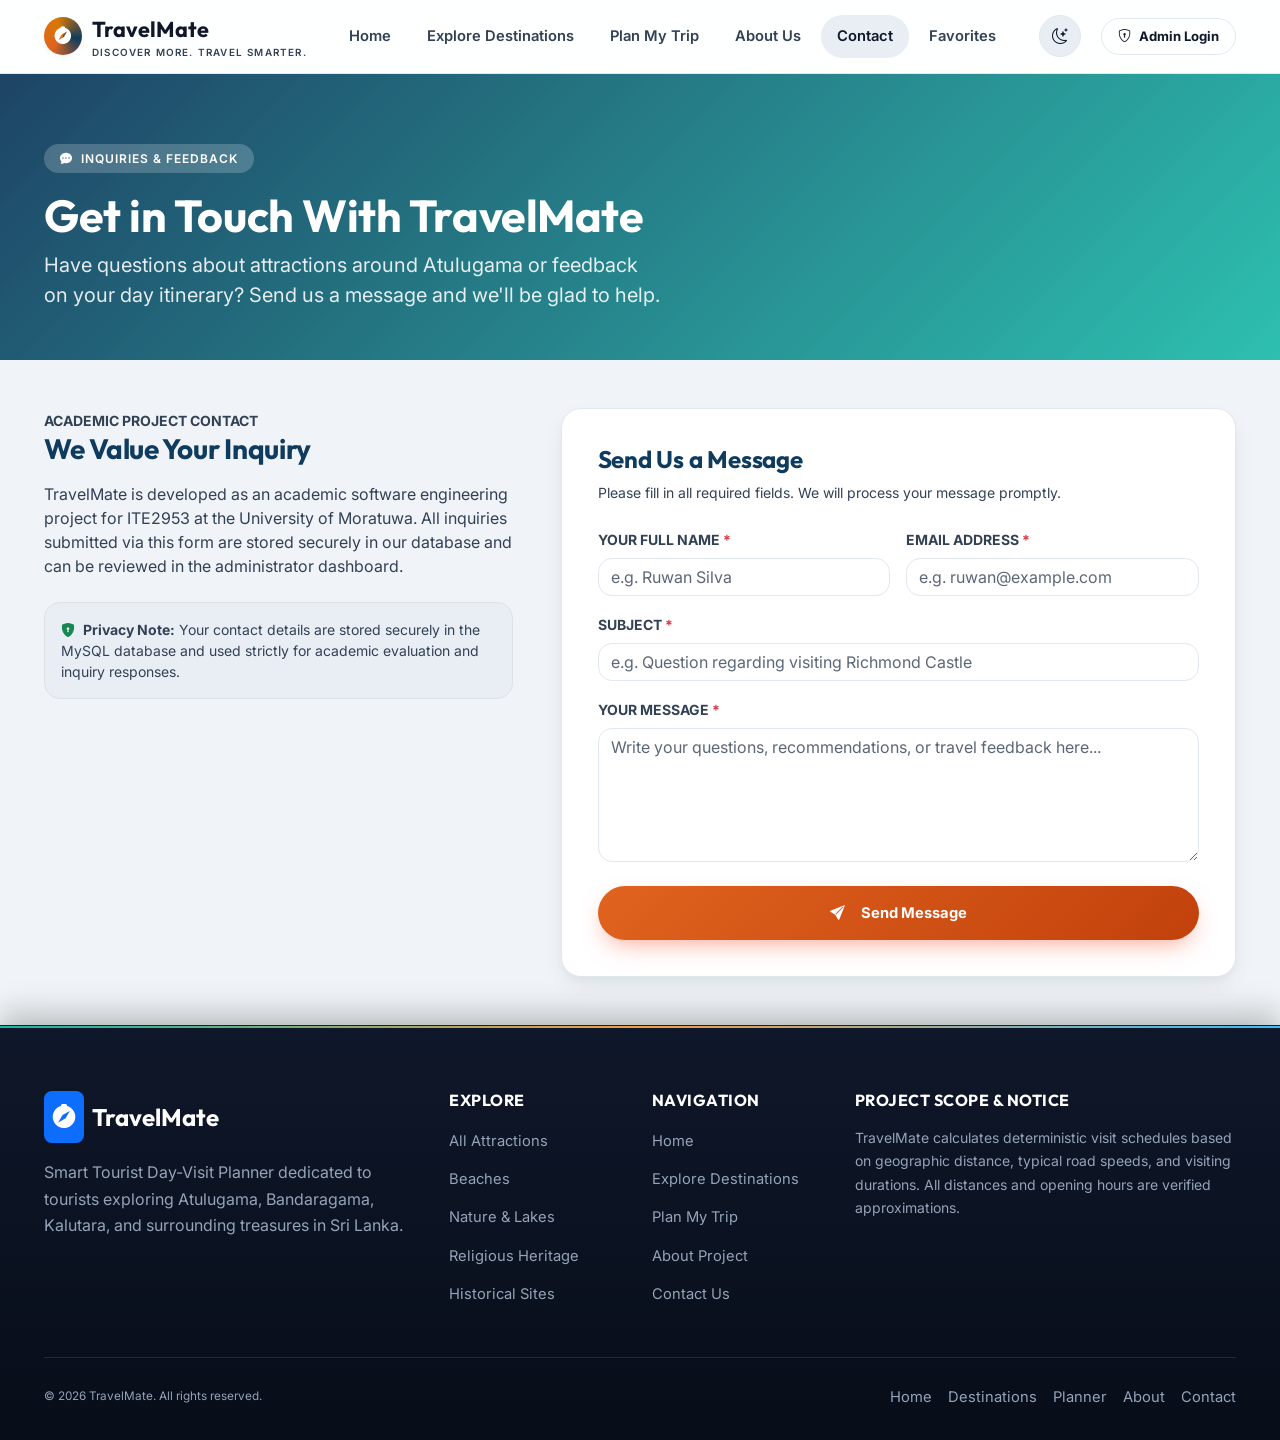
<file: frontend/contact.html>
<!DOCTYPE html>
<html lang="en">
<head>
<meta charset="UTF-8" />
<meta name="viewport" content="width=device-width, initial-scale=1.0" />
<title>Contact Us — TravelMate Smart Tourist Day-Visit Planner</title>
<meta name="description" content="Send your questions, feedback, or tourist inquiries regarding Atulugama and Kalutara District attractions to the TravelMate team." />
<link rel="preconnect" href="https://fonts.googleapis.com">
<link rel="preconnect" href="https://fonts.gstatic.com" crossorigin>
<link href="https://fonts.googleapis.com/css2?family=Inter:wght@300;400;500;600;700&family=Poppins:wght@500;600;700;800&display=swap" rel="stylesheet">
<link href="https://cdn.jsdelivr.net/npm/bootstrap@5.3.3/dist/css/bootstrap.min.css" rel="stylesheet">
<link href="https://cdn.jsdelivr.net/npm/bootstrap-icons@1.11.3/font/bootstrap-icons.css" rel="stylesheet">
<link rel="stylesheet" href="css/style.css">
<style>
  .tm-contact-hero {
    background: linear-gradient(135deg, rgba(18, 59, 93, 0.95) 0%, rgba(19, 184, 166, 0.88) 100%), url('https://images.unsplash.com/photo-1544735716-392fe2489ffa?auto=format&fit=crop&w=1920&q=80') center/cover no-repeat;
    color: #fff;
    padding: 70px 0 50px;
  }
  .tm-contact-card {
    background: var(--surface);
    border: 1px solid var(--border);
    border-radius: 20px;
    padding: 36px;
    box-shadow: var(--shadow-md);
  }
  .tm-contact-info-pill {
    display: flex;
    align-items: flex-start;
    gap: 16px;
    margin-bottom: 24px;
  }
  .tm-contact-icon {
    width: 48px;
    height: 48px;
    border-radius: 12px;
    background: rgba(19, 184, 166, 0.12);
    color: var(--secondary);
    display: flex;
    align-items: center;
    justify-content: center;
    font-size: 1.3rem;
    flex-shrink: 0;
  }
</style>
</head>
<body data-page="contact">

<!-- ===================== NAVIGATION BAR ===================== -->
<nav class="tm-nav sticky-top">
  <div class="container-tm">
    <a href="index.html" class="tm-brand">
      <span class="mark"><i class="bi bi-compass-fill"></i></span>
      <span>TravelMate<small>Discover More. Travel Smarter.</small></span>
    </a>
    <div class="tm-nav-links">
      <a href="index.html" data-nav="home">Home</a>
      <a href="places.html" data-nav="places">Explore Destinations</a>
      <a href="itinerary.html" data-nav="itinerary">Plan My Trip</a>
      <a href="about.html" data-nav="about">About Us</a>
      <a href="contact.html" data-nav="contact" class="active">Contact</a>
      <a href="favorites.html" data-nav="favorites">Favorites</a>
    </div>
    <div class="tm-nav-actions">
      <button class="icon-btn" data-theme-toggle title="Toggle Dark/Light Mode"><i class="bi bi-moon-stars" data-theme-icon></i></button>
      <span data-auth-slot></span>
      <a href="login.html" class="btn-tm btn-tm-outline btn-tm-sm" data-auth-hide><i class="bi bi-shield-lock"></i> Admin Login</a>
      <button class="tm-nav-toggle d-lg-none" aria-label="Toggle navigation"><i class="bi bi-list fs-3"></i></button>
    </div>
  </div>
</nav>

<!-- ===================== HERO HEADER ===================== -->
<header class="tm-contact-hero">
  <div class="container-tm">
    <div class="row align-items-center">
      <div class="col-lg-8">
        <span class="badge rounded-pill px-3 py-2 mb-3 text-uppercase fw-semibold" style="background: rgba(255, 255, 255, 0.2); color: #fff; letter-spacing: 1px;">
          <i class="bi bi-chat-dots-fill me-1"></i> Inquiries &amp; Feedback
        </span>
        <h1 class="text-white mb-2" style="font-family: var(--font-display); font-weight:700; font-size:clamp(2rem, 3.8vw, 2.8rem);">
          Get in Touch With TravelMate
        </h1>
        <p class="mb-0 fs-5" style="color: rgba(255,255,255,0.88); max-width:620px;">
          Have questions about attractions around Atulugama or feedback on your day itinerary? Send us a message and we'll be glad to help.
        </p>
      </div>
    </div>
  </div>
</header>

<!-- ===================== CONTACT CONTENT ===================== -->
<main class="container-tm py-5">
  <div class="row g-5">
    
    <!-- LEFT COLUMN: Contact Context & Project Info -->
    <div class="col-lg-5">
      <span class="text-uppercase fw-bold text-secondary small tracking-wider">Academic Project Contact</span>
      <h3 class="fw-bold mb-3" style="color: var(--primary);">We Value Your Inquiry</h3>
      <p class="text-muted leading-relaxed mb-4">
        TravelMate is developed as an academic software engineering project for ITE2953 at the University of Moratuwa. All inquiries submitted via this form are stored securely in our database and can be reviewed in the administrator dashboard.
      </p>

      <!-- <div class="tm-contact-info-pill">
        <div class="tm-contact-icon"><i class="bi bi-mortarboard-fill"></i></div>
        <div>
          <strong class="d-block text-dark">Academic Institution</strong>
          <span class="text-muted small">Faculty of Information Technology<br>University of Moratuwa, Sri Lanka</span>
        </div>
      </div>

      <div class="tm-contact-info-pill">
        <div class="tm-contact-icon"><i class="bi bi-person-badge-fill"></i></div>
        <div>
          <strong class="d-block text-dark">Lead Student Developer</strong>
          <span class="text-muted small">Rukshana Roshan (Registration No: E2410132)<br>Module: ITE2953 – Software Project</span>
        </div>
      </div>

      <div class="tm-contact-info-pill">
        <div class="tm-contact-icon"><i class="bi bi-geo-alt-fill"></i></div>
        <div>
          <strong class="d-block text-dark">Focal Tourism Region</strong>
          <span class="text-muted small">Atulugama &amp; 25km Circuit (Bandaragama, Wadduwa, Kalutara, Matugama)</span>
        </div>
      </div> -->

      <div class="p-3 rounded-4 bg-light border mt-2">
        <small class="text-muted d-block">
          <i class="bi bi-shield-lock-fill text-success me-1"></i>
          <strong>Privacy Note:</strong> Your contact details are stored securely in the MySQL database and used strictly for academic evaluation and inquiry responses.
        </small>
      </div>
    </div>

    <!-- RIGHT COLUMN: Contact Form -->
    <div class="col-lg-7">
      <div class="tm-contact-card">
        <h4 class="fw-bold mb-2" style="color: var(--primary);">Send Us a Message</h4>
        <p class="text-muted small mb-4">Please fill in all required fields. We will process your message promptly.</p>

        <!-- Response Alert Banner -->
        <div class="alert alert-success d-none mb-4 rounded-3" id="contactSuccessAlert" role="alert">
          <i class="bi bi-check-circle-fill me-2"></i>
          <span id="contactSuccessMsg">Thank you! Your message has been received and saved securely.</span>
        </div>
        <div class="alert alert-danger d-none mb-4 rounded-3" id="contactErrorAlert" role="alert">
          <i class="bi bi-exclamation-triangle-fill me-2"></i>
          <span id="contactErrorMsg">Failed to send message. Please review your inputs and try again.</span>
        </div>

        <form id="contactForm" novalidate>
          <div class="row g-3 mb-3">
            <div class="col-md-6">
              <label class="form-label small fw-bold text-uppercase text-muted">Your Full Name <span class="text-danger">*</span></label>
              <input type="text" class="form-control" id="contactName" placeholder="e.g. Ruwan Silva" required minlength="2" maxlength="100">
              <div class="invalid-feedback">Please enter your full name (minimum 2 characters).</div>
            </div>
            <div class="col-md-6">
              <label class="form-label small fw-bold text-uppercase text-muted">Email Address <span class="text-danger">*</span></label>
              <input type="email" class="form-control" id="contactEmail" placeholder="e.g. ruwan@example.com" required>
              <div class="invalid-feedback">Please enter a valid email address.</div>
            </div>
          </div>

          <div class="mb-3">
            <label class="form-label small fw-bold text-uppercase text-muted">Subject <span class="text-danger">*</span></label>
            <input type="text" class="form-control" id="contactSubject" placeholder="e.g. Question regarding visiting Richmond Castle" required minlength="3" maxlength="200">
            <div class="invalid-feedback">Please provide a clear subject (minimum 3 characters).</div>
          </div>

          <div class="mb-4">
            <label class="form-label small fw-bold text-uppercase text-muted">Your Message <span class="text-danger">*</span></label>
            <textarea class="form-control" id="contactMessage" rows="5" placeholder="Write your questions, recommendations, or travel feedback here..." required minlength="10" maxlength="2000"></textarea>
            <div class="invalid-feedback">Please provide your message details (minimum 10 characters).</div>
          </div>

          <button type="submit" class="btn-tm btn-tm-primary w-100 py-3 fw-bold" id="contactSubmitBtn">
            <i class="bi bi-send-fill me-2"></i> Send Message
          </button>
        </form>
      </div>
    </div>

  </div>
</main>

<!-- ===================== FOOTER ===================== -->
<footer class="tm-footer">
  <div class="container-tm">
    <div class="row g-4 mb-5">
      <div class="col-lg-4 col-md-6">
        <div class="d-flex align-items-center gap-2 mb-3">
          <span class="mark p-2 rounded-3 bg-primary text-white"><i class="bi bi-compass-fill fs-4"></i></span>
          <span class="fs-4 fw-bold" style="font-family: var(--font-display); color: var(--primary);">TravelMate</span>
        </div>
        <p class="text-muted mb-0">
          Smart Tourist Day-Visit Planner dedicated to tourists exploring Atulugama, Bandaragama, Kalutara, and surrounding treasures in Sri Lanka.
        </p>
      </div>

      <div class="col-lg-2 col-md-6">
        <h6 class="fw-bold text-uppercase mb-3" style="color: var(--primary); letter-spacing: 0.5px;">Explore</h6>
        <ul class="list-unstyled mb-0 d-flex flex-column gap-2 small">
          <li><a href="places.html" class="text-decoration-none text-muted">All Attractions</a></li>
          <li><a href="places.html?category=1" class="text-decoration-none text-muted">Beaches</a></li>
          <li><a href="places.html?category=2" class="text-decoration-none text-muted">Nature &amp; Lakes</a></li>
          <li><a href="places.html?category=3" class="text-decoration-none text-muted">Religious Heritage</a></li>
          <li><a href="places.html?category=4" class="text-decoration-none text-muted">Historical Sites</a></li>
        </ul>
      </div>

      <div class="col-lg-2 col-md-6">
        <h6 class="fw-bold text-uppercase mb-3" style="color: var(--primary); letter-spacing: 0.5px;">Navigation</h6>
        <ul class="list-unstyled mb-0 d-flex flex-column gap-2 small">
          <li><a href="index.html" class="text-decoration-none text-muted">Home</a></li>
          <li><a href="places.html" class="text-decoration-none text-muted">Explore Destinations</a></li>
          <li><a href="itinerary.html" class="text-decoration-none text-muted">Plan My Trip</a></li>
          <li><a href="about.html" class="text-decoration-none text-muted">About Project</a></li>
          <li><a href="contact.html" class="text-decoration-none text-muted">Contact Us</a></li>
        </ul>
      </div>

      <div class="col-lg-4 col-md-6">
        <h6 class="fw-bold text-uppercase mb-3" style="color: var(--primary); letter-spacing: 0.5px;">Project Scope &amp; Notice</h6>
        <p class="small text-muted mb-0">
          TravelMate calculates deterministic visit schedules based on geographic distance, typical road speeds, and visiting durations. All distances and opening hours are verified approximations.
        </p>
      </div>
    </div>

    <div class="tm-footer-bottom border-top pt-4 d-flex justify-content-between align-items-center flex-wrap gap-2">
      <span class="small text-muted">&copy; 2026 TravelMate. All rights reserved.</span>
      <div class="d-flex gap-3 small">
        <a href="index.html" class="text-decoration-none text-muted">Home</a>
        <a href="places.html" class="text-decoration-none text-muted">Destinations</a>
        <a href="itinerary.html" class="text-decoration-none text-muted">Planner</a>
        <a href="about.html" class="text-decoration-none text-muted">About</a>
        <a href="contact.html" class="text-decoration-none text-muted">Contact</a>
      </div>
    </div>
  </div>
</footer>

<script src="https://cdn.jsdelivr.net/npm/bootstrap@5.3.3/dist/js/bootstrap.bundle.min.js"></script>
<script src="js/data.js"></script>
<script src="js/config.js"></script>
<script src="js/api.js"></script>
<script src="js/main.js"></script>
<script src="js/contact.js"></script>
</body>
</html>
</file>
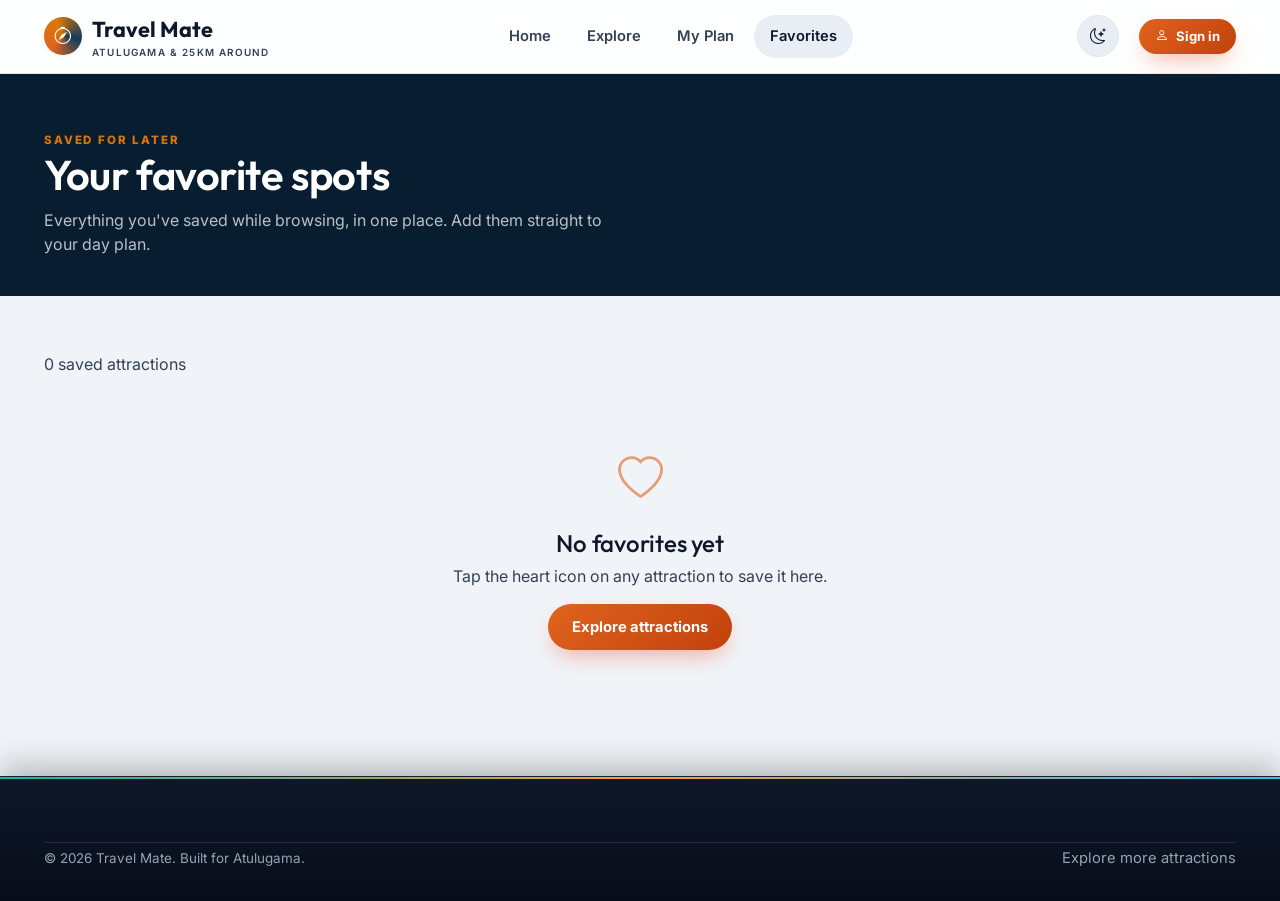
<file: frontend/favorites.html>
<!DOCTYPE html>
<html lang="en">
<head>
<meta charset="UTF-8" />
<meta name="viewport" content="width=device-width, initial-scale=1.0" />
<title>Favorites — Travel Mate</title>
<link rel="preconnect" href="https://fonts.googleapis.com">
<link href="https://fonts.googleapis.com/css2?family=Fraunces:ital,wght@0,500;0,600;0,700;1,500&family=Manrope:wght@400;500;600;700;800&display=swap" rel="stylesheet">
<link href="https://cdn.jsdelivr.net/npm/bootstrap@5.3.3/dist/css/bootstrap.min.css" rel="stylesheet">
<link href="https://cdn.jsdelivr.net/npm/bootstrap-icons@1.11.3/font/bootstrap-icons.css" rel="stylesheet">
<link rel="stylesheet" href="css/style.css">
</head>
<body data-page="favorites">

<nav class="tm-nav">
  <div class="container-tm">
    <a href="index.html" class="tm-brand"><span class="mark"><i class="bi bi-compass"></i></span><span>Travel Mate<small>Atulugama &amp; 25km around</small></span></a>
    <div class="tm-nav-links">
      <a href="index.html" data-nav="home">Home</a>
      <a href="places.html" data-nav="places">Explore</a>
      <a href="itinerary.html" data-nav="itinerary">My Plan</a>
      <a href="favorites.html" data-nav="favorites">Favorites</a>
    </div>
    <div class="tm-nav-actions">
      <button class="icon-btn" data-theme-toggle title="Toggle dark mode"><i class="bi bi-moon-stars" data-theme-icon></i></button>
      <span data-auth-slot></span>
      <a href="login.html" class="btn-tm btn-tm-primary btn-tm-sm d-none d-sm-inline-flex" data-auth-hide><i class="bi bi-person"></i> Sign in</a>
      <button class="tm-nav-toggle"><i class="bi bi-list"></i></button>
    </div>
  </div>
</nav>

<header style="background:var(--teal-deep);color:#fff;padding:52px 0 40px;">
  <div class="container-tm">
    <span class="eyebrow" style="color:var(--gold)">Saved for later</span>
    <h1 class="text-white mb-2" style="font-weight:600;font-size:clamp(1.8rem,3.6vw,2.6rem);">Your favorite spots</h1>
    <p class="mb-0" style="color:rgba(255,255,255,0.72);max-width:560px;">Everything you've saved while browsing, in one place. Add them straight to your day plan.</p>
  </div>
</header>

<section class="tm-section-tight">
  <div class="container-tm">
    <div class="d-flex justify-content-between align-items-center mb-4 flex-wrap gap-2">
      <p class="tm-result-count mb-0 text-muted-tm" id="favCount">Loading...</p>
      <button class="btn-tm btn-tm-primary btn-tm-sm d-none" id="favAddAllBtn"><i class="bi bi-magic"></i> Add all to day plan</button>
    </div>
    <div class="row g-4" id="favGrid"></div>
    <div class="tm-empty d-none" id="favEmpty">
      <i class="bi bi-heart"></i>
      <h4>No favorites yet</h4>
      <p class="mb-3">Tap the heart icon on any attraction to save it here.</p>
      <a href="places.html" class="btn-tm btn-tm-primary">Explore attractions</a>
    </div>
  </div>
</section>

<footer class="tm-footer">
  <div class="container-tm">
    <div class="tm-footer-bottom" style="border-top:none;margin-top:0;padding-top:0;">
      <span>&copy; <span data-year></span> Travel Mate. Built for Atulugama.</span>
      <a href="places.html" class="mb-0">Explore more attractions</a>
    </div>
  </div>
</footer>

<script src="https://cdn.jsdelivr.net/npm/bootstrap@5.3.3/dist/js/bootstrap.bundle.min.js"></script>
<script src="js/data.js"></script>
<script src="js/config.js"></script>
<script src="js/api.js"></script>
<script src="js/main.js"></script>
<script src="js/favorites.js"></script>
</body>
</html>
</file>
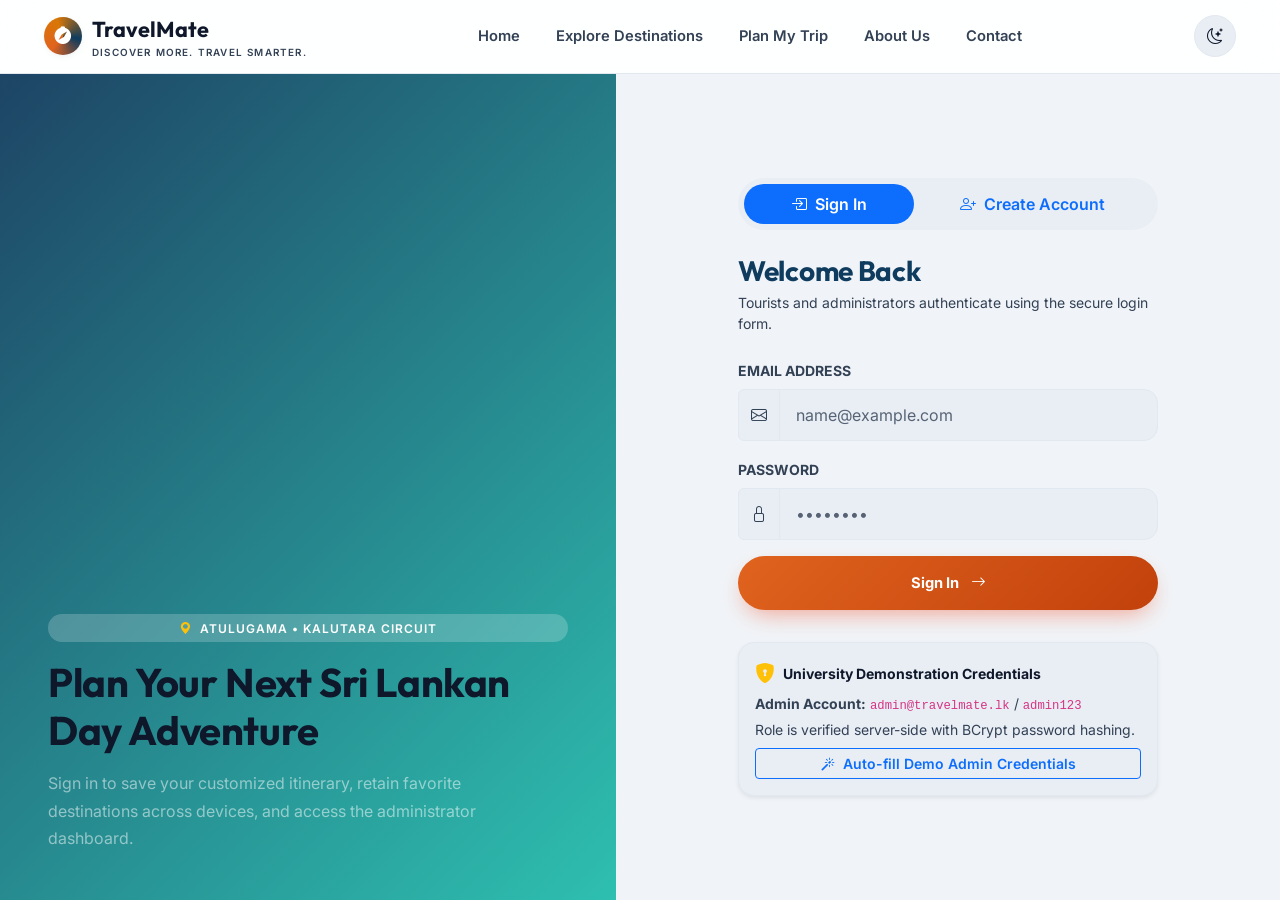
<file: frontend/login.html>
<!DOCTYPE html>
<html lang="en">
<head>
<meta charset="UTF-8" />
<meta name="viewport" content="width=device-width, initial-scale=1.0" />
<title>Sign In / Register — TravelMate</title>
<meta name="description" content="Sign in to your TravelMate account to access personalized day itineraries, save favorite destinations, and manage tourism records." />
<link rel="preconnect" href="https://fonts.googleapis.com">
<link rel="preconnect" href="https://fonts.gstatic.com" crossorigin>
<link href="https://fonts.googleapis.com/css2?family=Inter:wght@300;400;500;600;700&family=Poppins:wght@500;600;700;800&display=swap" rel="stylesheet">
<link href="https://cdn.jsdelivr.net/npm/bootstrap@5.3.3/dist/css/bootstrap.min.css" rel="stylesheet">
<link href="https://cdn.jsdelivr.net/npm/bootstrap-icons@1.11.3/font/bootstrap-icons.css" rel="stylesheet">
<link rel="stylesheet" href="css/style.css">
</head>
<body data-page="login">

<!-- ===================== NAVIGATION BAR ===================== -->
<nav class="tm-nav sticky-top">
  <div class="container-tm">
    <a href="index.html" class="tm-brand">
      <span class="mark"><i class="bi bi-compass-fill"></i></span>
      <span>TravelMate<small>Discover More. Travel Smarter.</small></span>
    </a>
    <div class="tm-nav-links">
      <a href="index.html" data-nav="home">Home</a>
      <a href="places.html" data-nav="places">Explore Destinations</a>
      <a href="itinerary.html" data-nav="itinerary">Plan My Trip</a>
      <a href="about.html" data-nav="about">About Us</a>
      <a href="contact.html" data-nav="contact">Contact</a>
    </div>
    <div class="tm-nav-actions">
      <button class="icon-btn" data-theme-toggle title="Toggle Dark/Light Mode"><i class="bi bi-moon-stars" data-theme-icon></i></button>
      <button class="tm-nav-toggle d-lg-none" aria-label="Toggle navigation"><i class="bi bi-list fs-3"></i></button>
    </div>
  </div>
</nav>

<!-- ===================== AUTH WRAPPER ===================== -->
<div class="tm-auth-wrap">
  <div class="tm-auth-art d-none d-lg-flex" style="background: linear-gradient(135deg, rgba(18, 59, 93, 0.95) 0%, rgba(19, 184, 166, 0.88) 100%), url('https://images.unsplash.com/photo-1544735716-392fe2489ffa?auto=format&fit=crop&w=1200&q=80') center/cover no-repeat;">
    <div class="content p-5 text-white">
      <span class="badge rounded-pill px-3 py-2 mb-3 text-uppercase fw-semibold" style="background: rgba(255, 255, 255, 0.2); letter-spacing: 1px;">
        <i class="bi bi-geo-alt-fill text-warning me-1"></i> Atulugama &bull; Kalutara Circuit
      </span>
      <h2 class="display-6 fw-bold mb-3" style="font-family: var(--font-display);">Plan Your Next Sri Lankan Day Adventure</h2>
      <p class="fs-6 text-white-50 mb-0" style="max-width: 440px; line-height: 1.7;">
        Sign in to save your customized itinerary, retain favorite destinations across devices, and access the administrator dashboard.
      </p>
    </div>
  </div>

  <div class="tm-auth-form-side">
    <div class="tm-auth-box">
      <!-- Session Alert (shown if user already has an active session) -->
      <div id="alreadyLoggedInAlert" class="alert alert-info rounded-4 mb-4 d-none">
        <div class="d-flex align-items-center justify-content-between flex-wrap gap-2">
          <div>
            <i class="bi bi-person-check-fill me-1"></i>
            Signed in as <strong id="sessionUserName">User</strong> (<span id="sessionUserRole">Role</span>)
          </div>
          <div class="d-flex gap-2">
            <a id="sessionHomeBtn" href="index.html" class="btn btn-sm btn-primary">Go to Dashboard</a>
            <button type="button" id="sessionLogoutBtn" class="btn btn-sm btn-outline-danger">Sign Out</button>
          </div>
        </div>
      </div>

      <ul class="nav nav-pills mb-4 justify-content-center" style="background:var(--surface-2);border-radius:var(--r-pill);padding:6px;">
        <li class="nav-item flex-fill">
          <button class="nav-link active w-100 fw-semibold" style="border-radius:var(--r-pill);" data-bs-toggle="pill" data-bs-target="#loginPane" type="button">
            <i class="bi bi-box-arrow-in-right me-1"></i> Sign In
          </button>
        </li>
        <li class="nav-item flex-fill">
          <button class="nav-link w-100 fw-semibold" style="border-radius:var(--r-pill);" data-bs-toggle="pill" data-bs-target="#registerPane" type="button">
            <i class="bi bi-person-plus me-1"></i> Create Account
          </button>
        </li>
      </ul>

      <div class="tab-content">
        <!-- LOGIN PANE -->
        <div class="tab-pane fade show active" id="loginPane">
          <h3 class="fw-bold mb-1" style="color: var(--primary);">Welcome Back</h3>
          <p class="text-muted small mb-4">Tourists and administrators authenticate using the secure login form.</p>
          
          <form id="loginForm">
            <div class="mb-3">
              <label class="form-label small fw-bold text-uppercase text-muted">Email Address</label>
              <div class="input-group">
                <span class="input-group-text bg-light"><i class="bi bi-envelope text-muted"></i></span>
                <input type="email" class="form-control" id="loginEmail" required placeholder="name@example.com">
              </div>
            </div>
            <div class="mb-3">
              <label class="form-label small fw-bold text-uppercase text-muted">Password</label>
              <div class="input-group">
                <span class="input-group-text bg-light"><i class="bi bi-lock text-muted"></i></span>
                <input type="password" class="form-control" id="loginPassword" required placeholder="••••••••">
              </div>
            </div>
            
            <button type="submit" class="btn-tm btn-tm-primary w-100 py-3 fw-bold mb-3" id="loginSubmitBtn">
              Sign In <i class="bi bi-arrow-right ms-1"></i>
            </button>
          </form>

          <div class="card border rounded-4 p-3 bg-light shadow-sm mt-3">
            <div class="d-flex align-items-center gap-2 mb-1">
              <i class="bi bi-shield-lock-fill text-warning fs-5"></i>
              <strong class="small text-dark">University Demonstration Credentials</strong>
            </div>
            <div class="small text-muted mb-1">
              <strong>Admin Account:</strong> <code>admin@travelmate.lk</code> / <code>admin123</code>
            </div>
            <div class="small text-muted mb-2">
              Role is verified server-side with BCrypt password hashing.
            </div>
            <button type="button" class="btn btn-sm btn-outline-primary w-100 fw-semibold" id="btnFillAdmin">
              <i class="bi bi-magic me-1"></i> Auto-fill Demo Admin Credentials
            </button>
          </div>
        </div>

        <!-- REGISTER PANE -->
        <div class="tab-pane fade" id="registerPane">
          <h3 class="fw-bold mb-1" style="color: var(--primary);">Join TravelMate</h3>
          <p class="text-muted small mb-4">Create your free tourist profile in seconds.</p>
          
          <form id="registerForm">
            <div class="mb-3">
              <label class="form-label small fw-bold text-uppercase text-muted">Full Name</label>
              <div class="input-group">
                <span class="input-group-text bg-light"><i class="bi bi-person text-muted"></i></span>
                <input type="text" class="form-control" id="regName" required placeholder="e.g. Kasun Perera" minlength="2">
              </div>
            </div>
            <div class="mb-3">
              <label class="form-label small fw-bold text-uppercase text-muted">Email Address</label>
              <div class="input-group">
                <span class="input-group-text bg-light"><i class="bi bi-envelope text-muted"></i></span>
                <input type="email" class="form-control" id="regEmail" required placeholder="kasun@example.com">
              </div>
            </div>
            <div class="mb-4">
              <label class="form-label small fw-bold text-uppercase text-muted">Password</label>
              <div class="input-group">
                <span class="input-group-text bg-light"><i class="bi bi-lock text-muted"></i></span>
                <input type="password" class="form-control" id="regPassword" required minlength="6" placeholder="At least 6 characters">
              </div>
            </div>
            <button type="submit" class="btn-tm btn-tm-primary w-100 py-3 fw-bold mb-2" id="regSubmitBtn">
              Create Tourist Account <i class="bi bi-arrow-right ms-1"></i>
            </button>
          </form>
        </div>
      </div>

    </div>
  </div>
</div>

<script src="https://cdn.jsdelivr.net/npm/bootstrap@5.3.3/dist/js/bootstrap.bundle.min.js"></script>
<script src="js/data.js?v=2"></script>
<script src="js/config.js?v=2"></script>
<script src="js/api.js?v=2"></script>
<script src="js/main.js?v=2"></script>
<script src="js/login.js?v=2"></script>
</body>
</html>
</file>
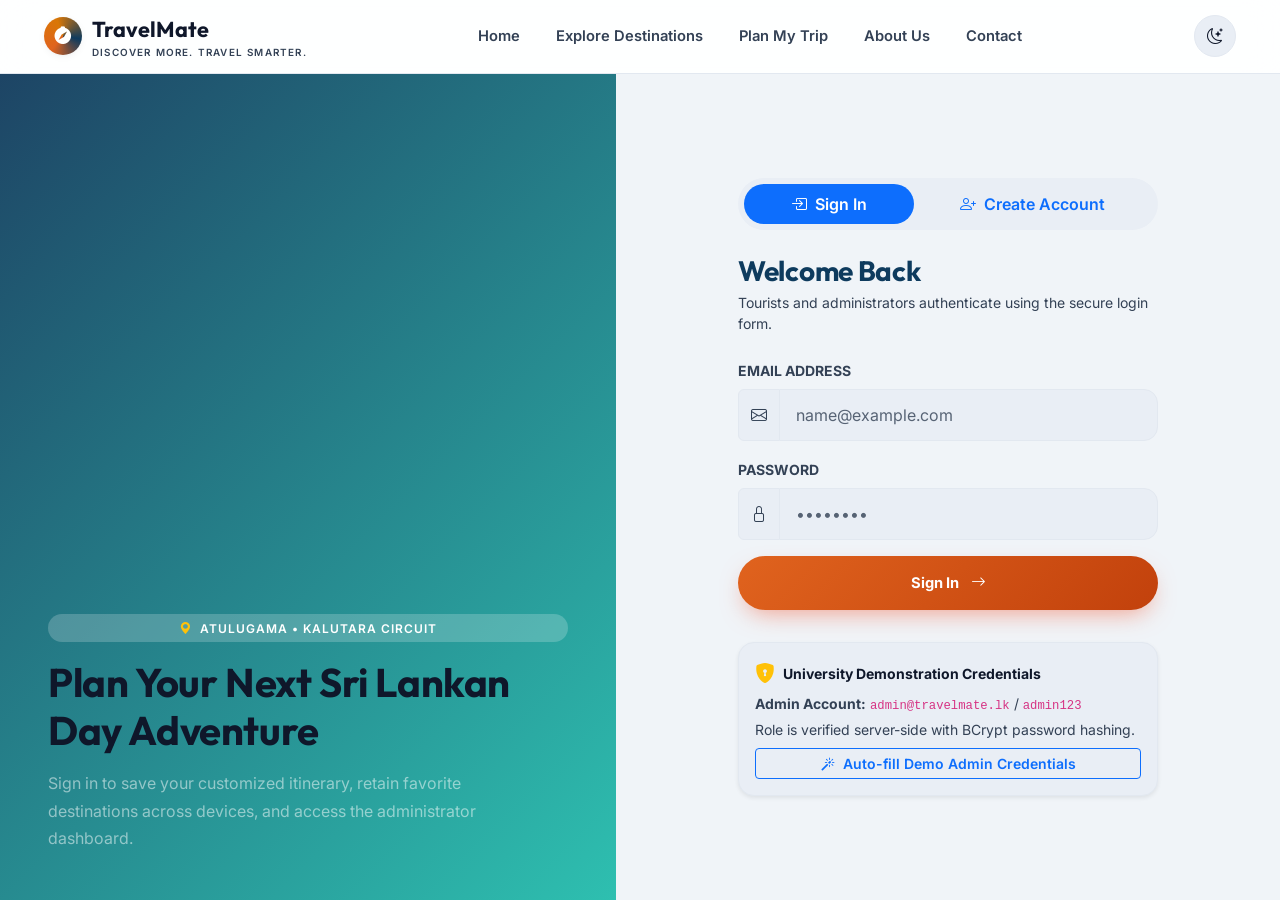
<file: frontend/manage-attractions.html>
<!DOCTYPE html>
<html lang="en">
<head>
<meta charset="UTF-8" />
<meta name="viewport" content="width=device-width, initial-scale=1.0" />
<title>Manage Attractions — TravelMate Admin</title>
<link rel="preconnect" href="https://fonts.googleapis.com">
<link rel="preconnect" href="https://fonts.gstatic.com" crossorigin>
<link href="https://fonts.googleapis.com/css2?family=Inter:wght@300;400;500;600;700&family=Poppins:wght@500;600;700;800&display=swap" rel="stylesheet">
<link href="https://cdn.jsdelivr.net/npm/bootstrap@5.3.3/dist/css/bootstrap.min.css" rel="stylesheet">
<link href="https://cdn.jsdelivr.net/npm/bootstrap-icons@1.11.3/font/bootstrap-icons.css" rel="stylesheet">
<link rel="stylesheet" href="css/style.css">
<link rel="stylesheet" href="css/admin.css">
</head>
<body class="tm-admin-body" data-page="admin">

<div class="tm-admin-shell">
  <!-- ===================== SIDEBAR ===================== -->
  <aside class="tm-admin-sidebar" id="adminSidebar">
    <div class="brand">
      <span class="mark"><i class="bi bi-compass-fill"></i></span>
      <span>TravelMate<small>Admin Portal</small></span>
    </div>

    <nav class="tm-admin-nav">
      <div class="section-label">Overview</div>
      <a href="admin-dashboard.html"><i class="bi bi-speedometer2"></i> Dashboard</a>
      
      <div class="section-label">Management</div>
      <a href="manage-attractions.html" class="active" data-tab-link="attractions"><i class="bi bi-geo-alt-fill"></i> Manage Attractions</a>
      <a href="manage-attractions.html#categories" data-tab-link="categories"><i class="bi bi-tags-fill"></i> Manage Categories</a>
      <a href="manage-attractions.html#reviews" data-tab-link="reviews"><i class="bi bi-chat-square-text-fill"></i> Manage Reviews</a>
      <a href="manage-messages.html"><i class="bi bi-envelope-paper-fill"></i> Contact Inquiries</a>

      <div class="section-label">Live Site</div>
      <a href="index.html" target="_blank"><i class="bi bi-box-arrow-up-right"></i> View Public Website</a>
    </nav>

    <div class="foot">
      <div class="admin-id">
        <div class="avatar" id="adminAvatar">A</div>
        <div>
          <div class="fw-bold text-white" id="adminName" style="font-size:.88rem;">Administrator</div>
          <small id="adminEmail" class="text-white-50">admin@travelmate.lk</small>
        </div>
      </div>
      <button class="btn-tm btn-tm-outline btn-tm-block btn-tm-sm mt-3" style="border-color:rgba(255,255,255,0.25); color:#fff;" id="logoutBtn">
        <i class="bi bi-box-arrow-right me-1"></i> Sign Out
      </button>
    </div>
  </aside>

  <!-- ===================== MAIN CONTENT AREA ===================== -->
  <main class="tm-admin-main">
    <div class="tm-admin-topbar">
      <div class="d-flex align-items-center gap-3">
        <button class="tm-admin-menu-toggle icon-btn" id="sidebarToggle"><i class="bi bi-list"></i></button>
        <h1 id="topbarTitle" class="h4 mb-0 fw-bold" style="color: var(--primary);">Manage Attractions</h1>
      </div>
      <button class="icon-btn" data-theme-toggle title="Toggle Dark Mode"><i class="bi bi-moon-stars" data-theme-icon></i></button>
    </div>

    <div class="tm-admin-content">

      <!-- ATTRACTIONS TAB -->
      <div id="tabAttractions">
        <div class="tm-table-card">
          <div class="head d-flex justify-content-between align-items-center flex-wrap gap-2">
            <div>
              <h5 class="fw-bold mb-0">Registered Destinations <span class="text-muted" id="attrCount">(0)</span></h5>
              <small class="text-muted">Destinations stored in MySQL within 25km of Atulugama</small>
            </div>
            <div class="d-flex gap-2 align-items-center">
              <div class="position-relative">
                <i class="bi bi-search position-absolute text-muted" style="left:12px;top:50%;transform:translateY(-50%);"></i>
                <input type="text" id="attrSearch" class="form-control form-control-sm" style="padding-left:34px;width:240px;border-radius:var(--r-pill);" placeholder="Search destinations...">
              </div>
              <button class="btn-tm btn-tm-primary btn-tm-sm" id="openAddAttraction">
                <i class="bi bi-plus-lg me-1"></i> Add Destination
              </button>
            </div>
          </div>

          <div style="overflow-x:auto;">
            <table class="table-tm">
              <thead>
                <tr>
                  <th>Attraction</th>
                  <th>Category</th>
                  <th>Location</th>
                  <th>Distance</th>
                  <th>Duration</th>
                  <th>Fee</th>
                  <th>Actions</th>
                </tr>
              </thead>
              <tbody id="attractionsTableBody">
                <tr><td colspan="7" class="text-center py-4 text-muted">Loading attractions...</td></tr>
              </tbody>
            </table>
          </div>
        </div>
      </div>

      <!-- CATEGORIES TAB -->
      <div id="tabCategories" class="d-none">
        <div class="tm-table-card">
          <div class="head d-flex justify-content-between align-items-center flex-wrap gap-2">
            <div class="d-flex align-items-center gap-2">
              <h5 class="fw-bold mb-0">Destination Categories</h5>
              <span class="badge bg-light text-dark border" id="catCount">(6)</span>
              <small class="text-muted d-none d-md-inline ms-2">Visual taxonomy &amp; theme classification</small>
            </div>
            <div class="d-flex align-items-center gap-2">
              <div class="input-group input-group-sm" style="width: 220px;">
                <span class="input-group-text bg-white border-end-0"><i class="bi bi-search text-muted"></i></span>
                <input type="search" class="form-control border-start-0" id="catSearch" placeholder="Search categories...">
              </div>
              <button class="btn-tm btn-tm-primary btn-tm-sm text-nowrap" id="openAddCategory">
                <i class="bi bi-plus-lg me-1"></i> Add Category
              </button>
            </div>
          </div>
          <div style="overflow-x:auto;">
            <table class="table-tm">
              <thead>
                <tr>
                  <th style="width:70px;">Cover</th>
                  <th>Category</th>
                  <th>Icon</th>
                  <th>Description</th>
                  <th>Destinations</th>
                  <th>Status</th>
                  <th class="text-end">Actions</th>
                </tr>
              </thead>
              <tbody id="categoriesTableBody">
                <tr><td colspan="7" class="text-center py-4 text-muted">Loading categories...</td></tr>
              </tbody>
            </table>
          </div>
        </div>
      </div>

      <!-- REVIEWS TAB -->
      <div id="tabReviews" class="d-none">
        <div class="tm-table-card">
          <div class="head">
            <h5 class="fw-bold mb-0">Tourist Reviews &amp; Feedback</h5>
            <small class="text-muted">User-submitted ratings across destinations</small>
          </div>
          <div style="overflow-x:auto;">
            <table class="table-tm">
              <thead>
                <tr>
                  <th>Attraction</th>
                  <th>Traveler</th>
                  <th>Rating</th>
                  <th>Comment</th>
                  <th>Date</th>
                  <th>Action</th>
                </tr>
              </thead>
              <tbody id="reviewsTableBody">
                <tr><td colspan="6" class="text-center py-4 text-muted">Loading reviews...</td></tr>
              </tbody>
            </table>
          </div>
        </div>
      </div>

    </div>
  </main>
</div>

<!-- ===================== ATTRACTION ADD / EDIT MODAL ===================== -->
<div class="modal fade" id="attractionModal" tabindex="-1" aria-labelledby="attractionModalTitle" aria-hidden="true">
  <div class="modal-dialog modal-lg modal-dialog-centered">
    <div class="modal-content rounded-4 border-0 shadow-lg">
      <div class="modal-header border-bottom-0 pb-0">
        <h5 class="modal-title fw-bold" id="attractionModalTitle">Add Destination</h5>
        <button type="button" class="btn-close" data-bs-dismiss="modal" aria-label="Close"></button>
      </div>
      <div class="modal-body">
        <form id="attractionForm">
          <input type="hidden" id="attrId">
          <div class="row g-3">
            <div class="col-md-7">
              <label class="form-label small fw-bold">Destination Name <span class="text-danger">*</span></label>
              <input type="text" class="form-control" id="attrName" placeholder="e.g. Richmond Castle" required minlength="2">
            </div>
            <div class="col-md-5">
              <label class="form-label small fw-bold">Category <span class="text-danger">*</span></label>
              <select class="form-select" id="attrCategory" required></select>
            </div>

            <div class="col-md-12">
              <label class="form-label small fw-bold">Geographic Location / Area <span class="text-danger">*</span></label>
              <input type="text" class="form-control" id="attrLocation" placeholder="e.g. Palatota, Kalutara District" required>
            </div>

            <div class="col-12">
              <label class="form-label small fw-bold">Detailed Description <span class="text-danger">*</span></label>
              <textarea class="form-control" id="attrDescription" rows="3" placeholder="Provide background, significance, and visiting experience..." required minlength="10"></textarea>
            </div>

            <div class="col-md-4">
              <label class="form-label small fw-bold">Distance from Atulugama (km) <span class="text-danger">*</span></label>
              <input type="number" step="0.1" min="0" max="500" class="form-control" id="attrDistance" required placeholder="e.g. 19.5">
            </div>
            <div class="col-md-4">
              <label class="form-label small fw-bold">Visit Duration (Minutes) <span class="text-danger">*</span></label>
              <input type="number" step="5" min="15" max="480" class="form-control" id="attrDuration" required placeholder="e.g. 90">
            </div>
            <div class="col-md-4">
              <label class="form-label small fw-bold">Entrance Fee (Rs. 0 = Free) <span class="text-danger">*</span></label>
              <input type="number" step="1" min="0" class="form-control" id="attrFee" required placeholder="e.g. 500">
            </div>

            <input type="hidden" id="attrLat">
            <input type="hidden" id="attrLng">

            <div class="col-md-6">
              <label class="form-label small fw-bold">Opening Hours <span class="text-danger">*</span></label>
              <input type="text" class="form-control" id="attrHours" placeholder="e.g. 08:00 AM - 05:00 PM" required>
            </div>
            <div class="col-md-6">
              <label class="form-label small fw-bold">Google Maps URL</label>
              <input type="text" class="form-control" id="attrGoogleMapsUrl" placeholder="https://maps.google.com/?q=...">
            </div>

            <div class="col-12">
              <div class="d-flex justify-content-between align-items-center mb-1">
                <label class="form-label small fw-bold mb-0">Image URL / Upload <span class="text-danger">*</span></label>
                <button type="button" class="btn btn-link btn-sm p-0 text-decoration-none small text-danger" id="btnClearAttrImage" style="display:none;">
                  <i class="bi bi-trash3"></i> Remove
                </button>
              </div>
              <div class="input-group">
                <input type="text" class="form-control" id="attrImage" required placeholder="https://images.unsplash.com/... or js/assets/...">
                <label class="btn btn-outline-secondary" title="Upload local image file" for="attrImageFileInput" style="cursor:pointer;">
                  <i class="bi bi-upload"></i>
                  <input type="file" id="attrImageFileInput" accept="image/*" class="d-none">
                </label>
              </div>
              <div id="attrImagePreviewContainer" class="mt-2 d-none position-relative">
                <img id="attrImagePreview" src="" alt="Destination preview" class="rounded-3 border w-100" style="height:110px; object-fit:cover;">
                <button type="button" class="btn btn-sm btn-danger rounded-circle position-absolute top-0 end-0 m-2 p-1" style="width:26px; height:26px; display:inline-flex; align-items:center; justify-content:center;" id="btnQuickRemoveAttrImage" title="Delete image">
                  <i class="bi bi-x-lg" style="font-size:0.75rem;"></i>
                </button>
              </div>
            </div>
          </div>
          <div class="mt-4 pt-2 border-top d-flex justify-content-end gap-2">
            <button type="button" class="btn btn-secondary rounded-pill px-4" data-bs-dismiss="modal">Cancel</button>
            <button type="submit" class="btn-tm btn-tm-primary px-4" id="saveAttrSubmitBtn">
              <i class="bi bi-check2-circle me-1"></i> Save Destination
            </button>
          </div>
        </form>
      </div>
    </div>
  </div>
</div>

<!-- ===================== CATEGORY ADD / EDIT MODAL ===================== -->
<div class="modal fade" id="categoryModal" tabindex="-1" aria-labelledby="categoryModalTitle" aria-hidden="true">
  <div class="modal-dialog modal-lg modal-dialog-centered">
    <div class="modal-content rounded-4 border-0 shadow-lg">
      <div class="modal-header border-bottom pb-3">
        <div class="d-flex align-items-center gap-2">
          <div class="rounded-circle d-flex align-items-center justify-content-center" style="width: 38px; height: 38px; background: rgba(242, 84, 45, 0.12); color: var(--coral);">
            <i class="bi bi-folder2-open fs-5" id="categoryModalHeaderIcon"></i>
          </div>
          <div>
            <h5 class="modal-title fw-bold mb-0" id="categoryModalTitle">Add Category</h5>
            <small class="text-muted" id="categoryModalSubtitle">Classification theme, imagery, and visual badges</small>
          </div>
        </div>
        <button type="button" class="btn-close" data-bs-dismiss="modal" aria-label="Close"></button>
      </div>
      <div class="modal-body p-4">
        <!-- Usage info banner when editing -->
        <div id="catUsageAlert" class="alert alert-light border rounded-3 py-2 px-3 mb-3 d-flex align-items-center justify-content-between d-none">
          <div class="d-flex align-items-center gap-2 small">
            <i class="bi bi-info-circle-fill text-primary"></i>
            <span id="catUsageText" class="text-muted">Associated with <strong>0 destinations</strong></span>
          </div>
          <button type="button" class="btn btn-link btn-sm p-0 text-decoration-none fw-semibold" id="catFilterDestinationsBtn">
            View in Destinations <i class="bi bi-arrow-right"></i>
          </button>
        </div>

        <form id="categoryForm">
          <input type="hidden" id="catId">
          <input type="hidden" id="catImageUrl">
          <input type="hidden" id="catColor" value="#f2542d">

          <!-- Row 1: Name & Color -->
          <div class="row g-3 mb-3">
            <div class="col-md-7">
              <label class="form-label small fw-bold">Category Name <span class="text-danger">*</span></label>
              <input type="text" class="form-control" id="catName" placeholder="e.g. Recreation &amp; Theme Parks" required minlength="2">
            </div>
            <div class="col-md-5">
              <label class="form-label small fw-bold">Theme Accent Color</label>
              <div class="d-flex align-items-center gap-2 pt-1">
                <button type="button" class="cat-color-dot active" data-color="#f2542d" style="background:#f2542d;" title="Coral"></button>
                <button type="button" class="cat-color-dot" data-color="#0f5c5c" style="background:#0f5c5c;" title="Deep Teal"></button>
                <button type="button" class="cat-color-dot" data-color="#10b981" style="background:#10b981;" title="Emerald"></button>
                <button type="button" class="cat-color-dot" data-color="#0284c7" style="background:#0284c7;" title="Ocean Blue"></button>
                <button type="button" class="cat-color-dot" data-color="#e8a33d" style="background:#e8a33d;" title="Amber"></button>
                <button type="button" class="cat-color-dot" data-color="#8b5cf6" style="background:#8b5cf6;" title="Purple"></button>
                <input type="color" id="catColorPicker" value="#f2542d" class="form-control form-control-color border-0 p-0" style="width:30px;height:30px;cursor:pointer;" title="Pick custom color">
              </div>
            </div>
          </div>

          <!-- Row 2: Bootstrap Icon with Live Preview & Palette -->
          <div class="mb-3">
            <div class="d-flex justify-content-between align-items-center mb-1">
              <label class="form-label small fw-bold mb-0">Bootstrap Icon Class <span class="text-danger">*</span></label>
              <button type="button" class="btn btn-link btn-sm p-0 text-decoration-none small" id="btnToggleIconPalette">
                <i class="bi bi-grid-3x3-gap me-1"></i> Browse Icon Library
              </button>
            </div>
            <div class="input-group">
              <input type="text" class="form-control" id="catIcon" placeholder="e.g. bi-controller" required>
              <span class="input-group-text bg-white px-3" id="catIconBadge">
                <i id="catIconPreview" class="bi bi-controller fs-5 text-primary"></i>
              </span>
            </div>

            <!-- Collapsible Icon Quick-Selector -->
            <div id="catIconPalette" class="border rounded-3 p-3 mt-2 bg-light d-none">
              <div class="d-flex justify-content-between align-items-center mb-2">
                <span class="small fw-bold text-muted">Click an icon to apply:</span>
                <button type="button" class="btn-close btn-sm" id="btnCloseIconPalette" aria-label="Close"></button>
              </div>
              <div class="d-flex flex-wrap gap-2" id="catIconGrid">
                <!-- Injected dynamically via manage-attractions.js -->
              </div>
            </div>
          </div>

          <!-- Row 3: Description with counter -->
          <div class="mb-3">
            <div class="d-flex justify-content-between align-items-center mb-1">
              <label class="form-label small fw-bold mb-0">Description <span class="text-danger">*</span></label>
              <small id="catDescCount" class="text-muted">0 / 500</small>
            </div>
            <textarea class="form-control" id="catDescription" rows="2" placeholder="Brief explanation of attractions included in this category..." required maxlength="500"></textarea>
          </div>

          <!-- ===================== CATEGORY IMAGE SECTION ===================== -->
          <div class="card border rounded-3 p-3 mb-3 bg-light-subtle">
            <div class="d-flex justify-content-between align-items-center mb-2">
              <label class="form-label small fw-bold mb-0">
                <i class="bi bi-image me-1 text-primary"></i> Category Cover Image
              </label>
              <span id="catImageLoadedBadge" class="badge bg-success-subtle text-success border border-success-subtle d-none">
                <i class="bi bi-check2-circle me-1"></i> Image Set
              </span>
            </div>

            <!-- Live Image Preview Box -->
            <div id="catImagePreviewWrapper" class="mb-3">
              <!-- If image exists -->
              <div id="catImageBannerBox" class="cat-preview-banner d-none">
                <img id="catPreviewImg" src="" alt="Category cover preview" class="cat-preview-img">
                <div class="cat-preview-overlay">
                  <div class="d-flex justify-content-between align-items-center">
                    <span class="badge bg-dark bg-opacity-75 px-2 py-1"><i class="bi bi-image me-1"></i> Active Cover Image</span>
                    <div class="d-flex gap-2">
                      <button type="button" class="btn btn-sm btn-danger rounded-pill px-3 shadow-sm" id="btnDeleteCatImage" title="Delete current image">
                        <i class="bi bi-trash3 me-1"></i> Remove Image
                      </button>
                    </div>
                  </div>
                  <div class="d-flex align-items-center gap-2">
                    <span class="small text-white-50"><i class="bi bi-info-circle me-1"></i> Displays as backdrop on category explorer and cards</span>
                  </div>
                </div>
              </div>

              <!-- If NO image exists (empty placeholder) -->
              <div id="catImageEmptyBox" class="cat-dropzone" role="button" tabindex="0">
                <i class="bi bi-cloud-arrow-up text-primary" style="font-size: 2.2rem;"></i>
                <div class="fw-semibold small text-dark mt-1">No cover image uploaded</div>
                <small class="text-muted d-block">Add an image below via direct URL, file upload, or 1-click travel preset</small>
              </div>
            </div>

            <!-- 3 Image Options (Tabs) -->
            <ul class="nav nav-pills nav-fill mb-2 p-1 bg-white border rounded-3" id="catImageTabs" role="tablist">
              <li class="nav-item">
                <button class="nav-link active py-1 small fw-semibold" id="cat-tab-url" data-bs-toggle="pill" data-bs-target="#cat-pane-url" type="button">
                  <i class="bi bi-link-45deg me-1"></i> Image URL
                </button>
              </li>
              <li class="nav-item">
                <button class="nav-link py-1 small fw-semibold" id="cat-tab-file" data-bs-toggle="pill" data-bs-target="#cat-pane-file" type="button">
                  <i class="bi bi-upload me-1"></i> Upload File
                </button>
              </li>
              <li class="nav-item">
                <button class="nav-link py-1 small fw-semibold" id="cat-tab-presets" data-bs-toggle="pill" data-bs-target="#cat-pane-presets" type="button">
                  <i class="bi bi-stars me-1"></i> Travel Presets
                </button>
              </li>
            </ul>

            <div class="tab-content" id="catImageTabsContent">
              <!-- Option 1: URL Input -->
              <div class="tab-pane fade show active pt-2" id="cat-pane-url">
                <div class="input-group">
                  <span class="input-group-text bg-white"><i class="bi bi-globe text-muted"></i></span>
                  <input type="text" class="form-control" id="catImageUrlInput" placeholder="https://images.unsplash.com/... or js/assets/...">
                  <button type="button" class="btn btn-outline-primary" id="btnApplyCatUrl">
                    <i class="bi bi-check-lg me-1"></i> Apply
                  </button>
                </div>
                <small class="text-muted d-block mt-1">Paste a high-resolution image link from Unsplash, Pexels, or your web server.</small>
              </div>

              <!-- Option 2: File Upload Input -->
              <div class="tab-pane fade pt-2" id="cat-pane-file">
                <div class="input-group">
                  <input type="file" class="form-control" id="catImageFileInput" accept="image/png, image/jpeg, image/webp, image/gif">
                  <button type="button" class="btn btn-outline-secondary" id="btnClearCatFileInput" title="Clear chosen file">
                    <i class="bi bi-x-circle"></i>
                  </button>
                </div>
                <small class="text-muted d-block mt-1">Upload an image directly from your computer (PNG, JPG, WEBP under 5MB).</small>
              </div>

              <!-- Option 3: Presets Grid -->
              <div class="tab-pane fade pt-2" id="cat-pane-presets">
                <div class="row g-2" id="catPresetsContainer">
                  <!-- Injected via JavaScript -->
                </div>
              </div>
            </div>
          </div>

          <!-- Row 5: Feature & Status Toggles -->
          <div class="row g-2 p-3 bg-light rounded-3 border mb-3">
            <div class="col-sm-6">
              <div class="form-check form-switch mb-0">
                <input class="form-check-input" type="checkbox" id="catIsFeatured" checked>
                <label class="form-check-label small fw-semibold" for="catIsFeatured">
                  Feature on Homepage
                  <span class="text-muted d-block font-normal" style="font-size:0.75rem;">Showcase as prominent card on the tourist landing page</span>
                </label>
              </div>
            </div>
            <div class="col-sm-6">
              <div class="form-check form-switch mb-0">
                <input class="form-check-input" type="checkbox" id="catIsActive" checked>
                <label class="form-check-label small fw-semibold" for="catIsActive">
                  Active Category
                  <span class="text-muted d-block font-normal" style="font-size:0.75rem;">Display in tourist filters and destination searches</span>
                </label>
              </div>
            </div>
          </div>

          <!-- Row 6: Live Card Preview Accordion -->
          <div class="accordion mb-3" id="catPreviewAccordion">
            <div class="accordion-item border rounded-3 overflow-hidden">
              <h2 class="accordion-header">
                <button class="accordion-button collapsed py-2 px-3 small fw-semibold" type="button" data-bs-toggle="collapse" data-bs-target="#catCardPreviewCollapse">
                  <i class="bi bi-eye me-2 text-primary"></i> Live Tourist Card Preview
                </button>
              </h2>
              <div id="catCardPreviewCollapse" class="accordion-collapse collapse" data-bs-parent="#catPreviewAccordion">
                <div class="accordion-body p-3 bg-light">
                  <div class="mx-auto" style="max-width: 320px;">
                    <div class="cat-card-mockup p-4 position-relative">
                      <div class="d-flex align-items-center justify-content-center rounded-circle mb-3" id="mockupIconBg" style="width:56px;height:56px;background:rgba(242,84,45,0.12);">
                        <i id="mockupIcon" class="bi bi-controller" style="font-size:1.5rem;color:#f2542d;"></i>
                      </div>
                      <h5 class="fw-bold mb-1" id="mockupTitle">Category Name</h5>
                      <p class="text-muted small mb-2" id="mockupDesc">Brief explanation of attractions included...</p>
                      <span class="badge rounded-pill text-dark border bg-light" id="mockupCount">0 spots</span>
                    </div>
                  </div>
                </div>
              </div>
            </div>
          </div>

          <!-- Modal Action Buttons -->
          <div class="mt-4 pt-3 border-top d-flex justify-content-end gap-2">
            <button type="button" class="btn btn-secondary rounded-pill px-4" data-bs-dismiss="modal">Cancel</button>
            <button type="submit" class="btn-tm btn-tm-primary px-4" id="saveCatSubmitBtn">
              <i class="bi bi-check2-circle me-1"></i> Save Category
            </button>
          </div>
        </form>
      </div>
    </div>
  </div>
</div>

<script src="https://cdn.jsdelivr.net/npm/bootstrap@5.3.3/dist/js/bootstrap.bundle.min.js"></script>
<script src="js/data.js"></script>
<script src="js/config.js"></script>
<script src="js/api.js"></script>
<script src="js/main.js"></script>
<script src="js/admin-guard.js"></script>
<script src="js/manage-attractions.js"></script>
</body>
</html>
</file>
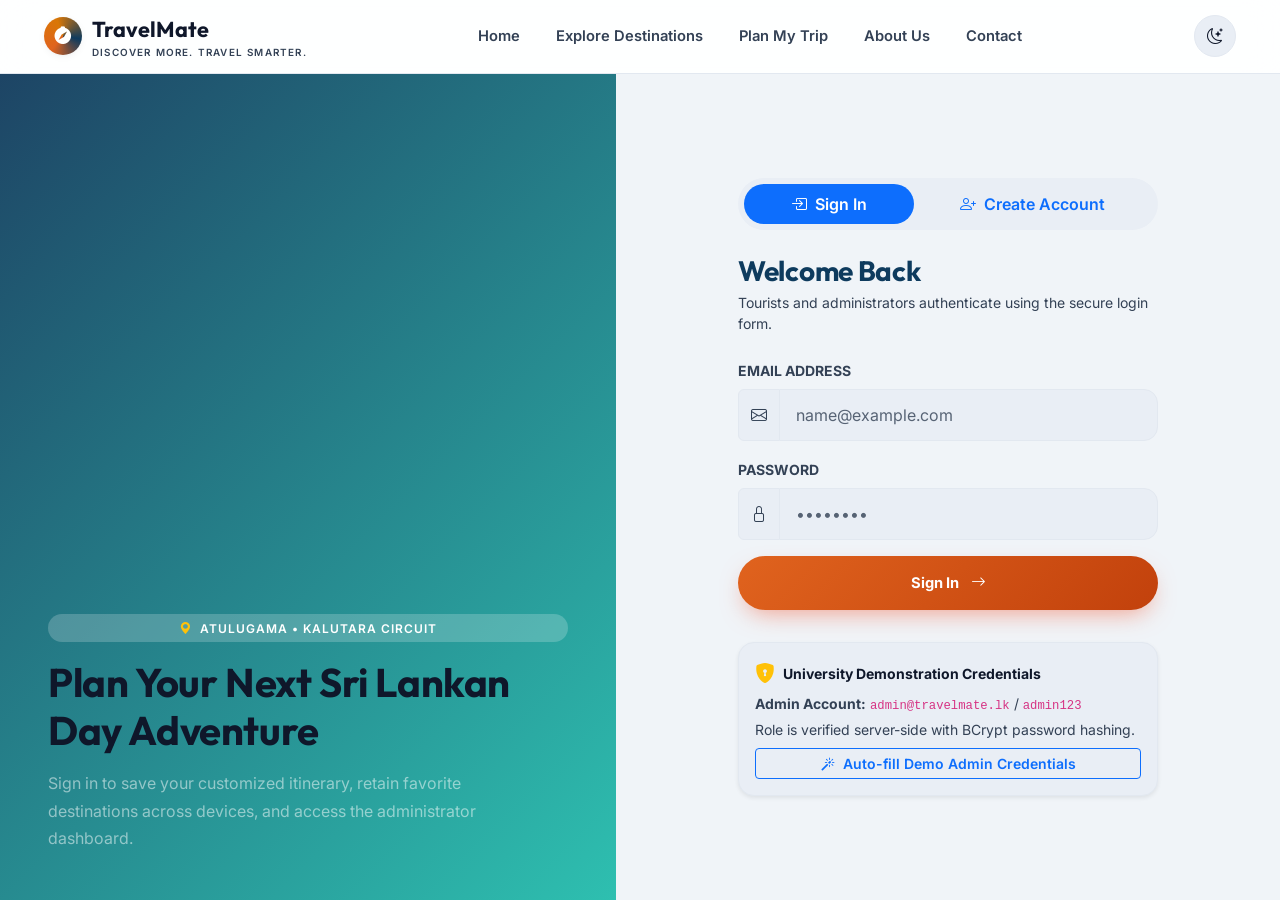
<file: frontend/manage-messages.html>
<!DOCTYPE html>
<html lang="en">
<head>
<meta charset="UTF-8" />
<meta name="viewport" content="width=device-width, initial-scale=1.0" />
<title>Contact Messages — TravelMate Admin</title>
<link rel="preconnect" href="https://fonts.googleapis.com">
<link rel="preconnect" href="https://fonts.gstatic.com" crossorigin>
<link href="https://fonts.googleapis.com/css2?family=Inter:wght@300;400;500;600;700&family=Poppins:wght@500;600;700;800&display=swap" rel="stylesheet">
<link href="https://cdn.jsdelivr.net/npm/bootstrap@5.3.3/dist/css/bootstrap.min.css" rel="stylesheet">
<link href="https://cdn.jsdelivr.net/npm/bootstrap-icons@1.11.3/font/bootstrap-icons.css" rel="stylesheet">
<link rel="stylesheet" href="css/style.css">
<link rel="stylesheet" href="css/admin.css">
</head>
<body class="tm-admin-body" data-page="admin">

<div class="tm-admin-shell">
  <!-- ===================== SIDEBAR ===================== -->
  <aside class="tm-admin-sidebar" id="adminSidebar">
    <div class="brand">
      <span class="mark"><i class="bi bi-compass-fill"></i></span>
      <span>TravelMate<small>Admin Portal</small></span>
    </div>

    <nav class="tm-admin-nav">
      <div class="section-label">Overview</div>
      <a href="admin-dashboard.html"><i class="bi bi-speedometer2"></i> Dashboard</a>
      
      <div class="section-label">Management</div>
      <a href="manage-attractions.html"><i class="bi bi-geo-alt-fill"></i> Manage Attractions</a>
      <a href="manage-attractions.html#categories"><i class="bi bi-tags-fill"></i> Manage Categories</a>
      <a href="manage-attractions.html#reviews"><i class="bi bi-chat-square-text-fill"></i> Manage Reviews</a>
      <a href="manage-messages.html" class="active"><i class="bi bi-envelope-paper-fill"></i> Contact Inquiries <span class="badge bg-warning text-dark ms-auto" id="sideUnreadBadge" style="display:none;">0</span></a>

      <div class="section-label">Live Site</div>
      <a href="index.html" target="_blank"><i class="bi bi-box-arrow-up-right"></i> View Public Website</a>
    </nav>

    <div class="foot">
      <div class="admin-id">
        <div class="avatar" id="adminAvatar">A</div>
        <div>
          <div class="fw-bold text-white" id="adminName" style="font-size:.88rem;">Administrator</div>
          <small id="adminEmail" class="text-white-50">admin@travelmate.lk</small>
        </div>
      </div>
      <button class="btn-tm btn-tm-outline btn-tm-block btn-tm-sm mt-3" style="border-color:rgba(255,255,255,0.25); color:#fff;" id="logoutBtn">
        <i class="bi bi-box-arrow-right me-1"></i> Sign Out
      </button>
    </div>
  </aside>

  <!-- ===================== MAIN CONTENT AREA ===================== -->
  <main class="tm-admin-main">
    <div class="tm-admin-topbar">
      <div class="d-flex align-items-center gap-3">
        <button class="tm-admin-menu-toggle icon-btn" id="sidebarToggle"><i class="bi bi-list"></i></button>
        <div>
          <h1 class="h4 mb-0 fw-bold" style="color: var(--primary);">Tourist Contact Inquiries</h1>
          <small class="text-muted">Messages submitted via the public contact form</small>
        </div>
      </div>
      <div class="d-flex align-items-center gap-2">
        <button class="icon-btn" data-theme-toggle title="Toggle Dark Mode"><i class="bi bi-moon-stars" data-theme-icon></i></button>
        <button class="btn btn-outline-secondary btn-sm rounded-pill" id="refreshMessagesBtn">
          <i class="bi bi-arrow-repeat me-1"></i> Refresh
        </button>
      </div>
    </div>

    <div class="tm-admin-content">
      <div class="tm-table-card">
        <div class="head d-flex justify-content-between align-items-center flex-wrap gap-2">
          <div>
            <h5 class="fw-bold mb-0">Inbox Messages <span class="text-muted" id="msgCount">(0)</span></h5>
            <small class="text-muted">Stored securely in MySQL database table <code>contact_messages</code></small>
          </div>
          <div class="d-flex gap-2">
            <select id="msgFilterStatus" class="form-select form-select-sm" style="width: 150px; border-radius: var(--r-pill);">
              <option value="all">All Messages</option>
              <option value="unread">Unread Only</option>
              <option value="read">Read Only</option>
            </select>
          </div>
        </div>

        <div style="overflow-x:auto;">
          <table class="table-tm">
            <thead>
              <tr>
                <th>Status</th>
                <th>Sender</th>
                <th>Subject</th>
                <th>Received</th>
                <th class="text-end">Actions</th>
              </tr>
            </thead>
            <tbody id="messagesTableBody">
              <tr><td colspan="5" class="text-center py-4 text-muted">Loading inquiries...</td></tr>
            </tbody>
          </table>
        </div>
      </div>
    </div>
  </main>
</div>

<!-- ===================== VIEW MESSAGE MODAL ===================== -->
<div class="modal fade" id="messageModal" tabindex="-1" aria-labelledby="messageModalLabel" aria-hidden="true">
  <div class="modal-dialog modal-dialog-centered">
    <div class="modal-content rounded-4 border-0 shadow-lg">
      <div class="modal-header border-bottom-0 pb-0">
        <h5 class="modal-title fw-bold" id="messageModalLabel">Tourist Inquiry Details</h5>
        <button type="button" class="btn-close" data-bs-dismiss="modal" aria-label="Close"></button>
      </div>
      <div class="modal-body">
        <div class="p-3 rounded-3 bg-light border mb-3">
          <div class="row g-2 small">
            <div class="col-sm-4 text-muted">Sender Name:</div>
            <div class="col-sm-8 fw-bold" id="mSenderName">--</div>
            <div class="col-sm-4 text-muted">Email Address:</div>
            <div class="col-sm-8"><a href="#" id="mSenderEmail" class="text-decoration-none">--</a></div>
            <div class="col-sm-4 text-muted">Date Received:</div>
            <div class="col-sm-8 text-muted" id="mReceivedDate">--</div>
            <div class="col-sm-4 text-muted">Subject:</div>
            <div class="col-sm-8 fw-semibold text-dark" id="mSubject">--</div>
          </div>
        </div>

        <label class="form-label small fw-bold text-uppercase text-muted">Message Content</label>
        <div class="p-3 rounded-3 border bg-surface" id="mContent" style="white-space: pre-wrap; line-height: 1.7; min-height: 120px;">
          --
        </div>

        <div class="mt-4 pt-3 border-top d-flex justify-content-between align-items-center">
          <button type="button" class="btn btn-outline-danger btn-sm rounded-pill" id="mDeleteBtn">
            <i class="bi bi-trash me-1"></i> Delete Message
          </button>
          <div class="d-flex gap-2">
            <a href="#" class="btn btn-primary btn-sm rounded-pill" id="mReplyBtn">
              <i class="bi bi-reply-fill me-1"></i> Reply via Email
            </a>
            <button type="button" class="btn btn-secondary btn-sm rounded-pill" data-bs-dismiss="modal">Close</button>
          </div>
        </div>
      </div>
    </div>
  </div>
</div>

<script src="https://cdn.jsdelivr.net/npm/bootstrap@5.3.3/dist/js/bootstrap.bundle.min.js"></script>
<script src="js/data.js"></script>
<script src="js/config.js"></script>
<script src="js/api.js"></script>
<script src="js/main.js"></script>
<script src="js/admin-guard.js"></script>
<script src="js/manage-messages.js"></script>
</body>
</html>
</file>
<file: frontend/css/style.css>
/* ==========================================================================
   TRAVEL MATE — Core Design System
   "Discover More. Travel Smarter."
   Color Palette:
     Primary: Deep Ocean Blue (#123B5D)
     Secondary: Tropical Teal (#13B8A6)
     Accent: Sunset Orange (#F59E42)
     Background: Soft White (#F8FAFC)
     Text: Dark Slate (#172B4D)
   Typography: Poppins (headings), Inter (body)
   ========================================================================== */

@import url('https://fonts.googleapis.com/css2?family=Inter:wght@300;400;500;600;700&family=Outfit:wght@400;500;600;700;800;900&family=Poppins:wght@500;600;700;800&display=swap');

/* ---------- Design Tokens ---------- */
:root {
  /* Brand palette */
  --primary: #0e3b5e;          /* Deep Ocean Blue - rich contrast */
  --secondary: #0d9488;        /* Tropical Teal - vibrant & readable */
  --accent: #e0631e;           /* Sunset Coral - warm, high contrast */
  --bg-soft: #f0f4f8;          /* Modern clean slate-canvas background */
  --text-dark: #0f172a;        /* Crisp Deep Slate (Slate-900) */

  --ink: var(--text-dark);
  --teal: var(--primary);
  --teal-deep: #081d30;
  --teal-soft: #e0f2fe;
  --coral: var(--accent);
  --coral-deep: #c2410c;
  --gold: #d97706;
  --sand: var(--bg-soft);
  --sand-100: #e2e8f0;
  --mist: #eaf0f7;
  --white: #ffffff;
  --line: #e2e8f0;

  /* Semantic (light mode default) */
  --bg: #f0f4f8;               /* Clean, modern slate-tinted canvas */
  --surface: #ffffff;          /* Pure crisp elevated white card background */
  --surface-2: #e9eef5;        /* Sub-surface for table headers, inputs, chips */
  --text: #0f172a;             /* Deep slate-900: maximum clarity text */
  --text-muted: #334155;       /* High-contrast Slate-700 (passed WCAG AAA) */
  --border: #e2e8f0;           /* Crisp refined card border */
  --shadow-color: 15, 23, 42;

  /* Type */
  --font-display: "Outfit", "Poppins", -apple-system, BlinkMacSystemFont, "Segoe UI", sans-serif;
  --font-body: "Inter", -apple-system, BlinkMacSystemFont, "Segoe UI", sans-serif;

  /* Radii & modern elevated shadows */
  --r-sm: 8px;
  --r-md: 14px;
  --r-lg: 20px;
  --r-pill: 999px;
  --shadow-sm: 0 2px 8px -1px rgba(var(--shadow-color), 0.06), 0 1px 3px -1px rgba(var(--shadow-color), 0.04);
  --shadow-md: 0 10px 25px -4px rgba(var(--shadow-color), 0.08), 0 4px 8px -2px rgba(var(--shadow-color), 0.04);
  --shadow-lg: 0 20px 35px -6px rgba(var(--shadow-color), 0.12), 0 8px 16px -4px rgba(var(--shadow-color), 0.05);

  --nav-h: 74px;
  --transition: 200ms cubic-bezier(.4, 0, .2, 1);
}

[data-theme="dark"],
[data-bs-theme="dark"] {
  --primary: #38bdf8;          /* Bright ocean sky cyan */
  --secondary: #2dd4bf;        /* Bright teal */
  --accent: #fb923c;           /* Bright warm coral */
  --bg-soft: #0b1320;
  --sand: #0b1320;
  --sand-100: #0b1320;
  --mist: #1b2942;
  --white: #131e32;
  --line: rgba(255, 255, 255, 0.09);

  --bg: #0b1320;               /* Deep obsidian midnight navy background */
  --surface: #131e32;          /* Elevated midnight slate card background */
  --surface-2: #1b2942;        /* Secondary surface, table th, inputs, chips */
  --text: #f8fafc;             /* Crisp radiant Slate-50 text */
  --text-dark: #f8fafc;
  --ink: #f8fafc;
  --text-muted: #94a3b8;       /* Silver slate-400 */
  --border: rgba(255, 255, 255, 0.09);
  --shadow-color: 0, 0, 0;

  --shadow-sm: 0 2px 8px rgba(0, 0, 0, 0.35);
  --shadow-md: 0 10px 24px -3px rgba(0, 0, 0, 0.5);
  --shadow-lg: 0 18px 36px -4px rgba(0, 0, 0, 0.65);
}

/* ---------- Reset / Base ---------- */
* { box-sizing: border-box; }

html { scroll-behavior: smooth; }

body {
  font-family: var(--font-body);
  background: var(--bg);
  color: var(--text);
  transition: background var(--transition), color var(--transition);
  padding-top: var(--nav-h);
  overflow-x: hidden;
}

h1, h2, h3, h4, .display {
  font-family: var(--font-display);
  color: var(--text);
  letter-spacing: -0.01em;
}

a { text-decoration: none; color: inherit; }

.text-muted-tm { color: var(--text-muted) !important; }

.eyebrow {
  font-family: var(--font-body);
  font-size: 0.72rem;
  font-weight: 800;
  letter-spacing: 0.16em;
  text-transform: uppercase;
  color: var(--coral);
}

.container-tm {
  width: 100%;
  max-width: 1240px;
  margin: 0 auto;
  padding: 0 24px;
}

::selection { background: var(--coral); color: #fff; }

:focus-visible {
  outline: 2px solid var(--coral);
  outline-offset: 3px;
}

@media (prefers-reduced-motion: reduce) {
  *, *::before, *::after {
    animation-duration: 0.01ms !important;
    animation-iteration-count: 1 !important;
    transition-duration: 0.01ms !important;
    scroll-behavior: auto !important;
  }
}

/* ---------- Navbar ---------- */
.tm-nav {
  position: fixed;
  top: 0; left: 0; right: 0;
  height: var(--nav-h);
  z-index: 1000;
  display: flex;
  align-items: center;
  background: rgba(255, 255, 255, 0.92);
  backdrop-filter: blur(16px) saturate(160%);
  -webkit-backdrop-filter: blur(16px) saturate(160%);
  border-bottom: 1px solid var(--border);
  transition: background var(--transition), border-color var(--transition);
}
[data-theme="dark"] .tm-nav,
[data-bs-theme="dark"] .tm-nav {
  background: rgba(11, 19, 32, 0.92);
  border-bottom-color: var(--border);
}

.tm-nav .container-tm { display: flex; align-items: center; justify-content: space-between; }

.tm-brand {
  display: flex; align-items: center; gap: 10px;
  font-family: var(--font-display);
  font-weight: 700; font-size: 1.35rem;
  color: var(--text);
}
.tm-brand .mark {
  width: 38px; height: 38px; border-radius: 50%;
  background: conic-gradient(from 220deg, var(--coral), var(--gold), var(--teal), var(--coral));
  display: flex; align-items: center; justify-content: center;
  color: #fff; font-size: 1.1rem;
  box-shadow: var(--shadow-sm);
}
.tm-brand small { display: block; font-size: 0.62rem; font-weight: 600; letter-spacing: .12em; color: var(--text-muted); text-transform: uppercase; font-family: var(--font-body); }

.tm-nav-links { display: flex; align-items: center; gap: 4px; }
.tm-nav-links a {
  padding: 10px 16px; border-radius: var(--r-pill);
  font-weight: 600; font-size: 0.92rem; color: var(--text-muted);
  transition: all var(--transition);
  position: relative;
}
.tm-nav-links a:hover, .tm-nav-links a.active { color: var(--text); background: var(--surface-2); }

.tm-nav-actions { display: flex; align-items: center; gap: 10px; }

.icon-btn {
  width: 42px; height: 42px; border-radius: 50%;
  display: inline-flex; align-items: center; justify-content: center;
  background: var(--surface-2); border: 1px solid var(--border);
  color: var(--text); cursor: pointer; transition: all var(--transition);
}
.icon-btn:hover { background: var(--coral); color: #fff; border-color: var(--coral); transform: translateY(-2px); }

.btn-tm {
  display: inline-flex; align-items: center; justify-content: center; gap: 8px;
  padding: 12px 24px; border-radius: var(--r-pill);
  font-weight: 700; font-size: 0.92rem; border: none; cursor: pointer;
  transition: all var(--transition); white-space: nowrap;
}
.btn-tm-primary {
  background: linear-gradient(135deg, var(--coral), var(--coral-deep));
  color: #fff; box-shadow: 0 10px 24px -8px rgba(242, 84, 45, 0.55);
}
.btn-tm-primary:hover { transform: translateY(-2px); box-shadow: 0 14px 30px -8px rgba(242, 84, 45, 0.65); color: #fff; }
.btn-tm-outline {
  background: transparent; border: 1.5px solid var(--border); color: var(--text);
}
.btn-tm-outline:hover { border-color: var(--teal); background: var(--surface-2); }
.btn-tm-dark { background: var(--teal-deep); color: #fff; }
.btn-tm-dark:hover { background: var(--ink); color: #fff; transform: translateY(-2px); }
.btn-tm-sm { padding: 8px 16px; font-size: 0.82rem; }
.btn-tm-block { width: 100%; }

.tm-nav-toggle {
  display: none; width: 42px; height: 42px; border-radius: 50%;
  border: 1px solid var(--border); background: var(--surface-2);
  align-items: center; justify-content: center; color: var(--text);
}

/* ---------- Hero Section (Full-Color Multi-Category Landscape) ---------- */
.tm-hero {
  position: relative;
  background-color: #0c1e33;
  background-image: 
    linear-gradient(180deg, 
      rgba(8, 22, 38, 0.55) 0%, 
      rgba(10, 27, 49, 0.28) 35%, 
      rgba(8, 20, 36, 0.52) 70%, 
      rgba(6, 16, 29, 0.85) 100%),
    url('../js/assets/hero-srilanka-categories.jpg');
  background-position: center center;
  background-size: cover;
  background-repeat: no-repeat;
  color: #fff;
  overflow: hidden;
  padding: 55px 0 85px;
  min-height: 84vh;
  display: flex;
  align-items: center;
}

.tm-hero::before {
  content: "";
  position: absolute;
  inset: 0;
  /* Soft warm-sun and tropical-teal ambient vignettes that enhance the natural colors */
  background: 
    radial-gradient(circle at 50% 15%, rgba(245, 158, 11, 0.12) 0%, transparent 65%),
    radial-gradient(circle at 10% 90%, rgba(14, 165, 233, 0.16) 0%, transparent 55%),
    radial-gradient(circle at 90% 85%, rgba(16, 185, 129, 0.14) 0%, transparent 50%);
  pointer-events: none;
  z-index: 1;
}

.tm-hero-content {
  position: relative;
  z-index: 2;
  max-width: 980px;
  margin: 0 auto;
  padding: 0 15px;
}

.tm-hero-badge {
  display: inline-flex;
  align-items: center;
  gap: 8px;
  padding: 8px 22px;
  border-radius: var(--r-pill);
  background: rgba(10, 25, 45, 0.82);
  backdrop-filter: blur(16px);
  -webkit-backdrop-filter: blur(16px);
  border: 1.5px solid rgba(255, 209, 102, 0.65);
  color: #fff3bf;
  font-family: var(--font-display);
  font-weight: 700;
  font-size: 0.82rem;
  letter-spacing: 0.08em;
  text-transform: uppercase;
  box-shadow: 0 8px 25px rgba(0, 0, 0, 0.45), 0 0 18px rgba(245, 158, 11, 0.25);
  margin-bottom: 18px;
  transition: all var(--transition);
}

.tm-hero-badge:hover {
  transform: translateY(-2px);
  border-color: #ffd166;
  box-shadow: 0 10px 30px rgba(0, 0, 0, 0.55), 0 0 24px rgba(245, 158, 11, 0.4);
}

.tm-hero-badge i {
  color: #f59e0b;
  font-size: 1rem;
}

.tm-hero-title-wrap {
  background: radial-gradient(ellipse at 50% 50%, rgba(6, 18, 34, 0.68) 0%, rgba(6, 18, 34, 0.38) 55%, transparent 80%);
  padding: 20px 24px 14px;
  border-radius: var(--r-lg);
  margin-bottom: 10px;
}

.tm-hero-title {
  font-family: var(--font-display);
  font-size: clamp(2.3rem, 5vw, 3.8rem);
  font-weight: 800;
  line-height: 1.16;
  letter-spacing: -0.025em;
  color: #ffffff;
  margin-bottom: 14px;
  text-shadow: 0 4px 24px rgba(0, 0, 0, 0.95), 0 2px 6px rgba(0, 0, 0, 0.95);
}

.tm-hero-highlight {
  color: #ffd043;
  text-shadow: 0 4px 22px rgba(0, 0, 0, 0.95), 0 0 30px rgba(255, 208, 67, 0.45);
  display: inline-block;
  font-weight: 850;
}

.tm-hero-lead {
  font-size: clamp(1.02rem, 1.8vw, 1.18rem);
  font-weight: 450;
  color: #ffffff;
  line-height: 1.6;
  max-width: 740px;
  margin-left: auto;
  margin-right: auto;
  margin-bottom: 24px;
  text-shadow: 0 2px 14px rgba(0, 0, 0, 0.95), 0 1px 4px rgba(0, 0, 0, 0.95);
}

.tm-hero-actions {
  display: flex;
  justify-content: center;
  gap: 16px;
  flex-wrap: wrap;
  margin-bottom: 30px;
}

.tm-hero-btn-primary {
  background: linear-gradient(135deg, #f59e0b 0%, #ea580c 100%);
  color: #ffffff !important;
  font-weight: 700;
  font-size: 1rem;
  letter-spacing: 0.02em;
  border-radius: var(--r-pill);
  padding: 13px 32px;
  border: none;
  box-shadow: 0 10px 28px -4px rgba(234, 88, 12, 0.65), 0 0 0 1px rgba(255, 255, 255, 0.35) inset;
  transition: all var(--transition);
  display: inline-flex;
  align-items: center;
  text-decoration: none;
}

.tm-hero-btn-primary:hover {
  transform: translateY(-2px);
  box-shadow: 0 16px 36px -4px rgba(234, 88, 12, 0.8), 0 0 0 1px rgba(255, 255, 255, 0.5) inset;
  filter: brightness(1.08);
}

.tm-hero-btn-secondary {
  background: linear-gradient(135deg, rgba(13, 148, 136, 0.82) 0%, rgba(15, 118, 110, 0.88) 100%);
  backdrop-filter: blur(14px);
  -webkit-backdrop-filter: blur(14px);
  color: #ffffff !important;
  font-weight: 700;
  font-size: 1rem;
  letter-spacing: 0.02em;
  border-radius: var(--r-pill);
  padding: 13px 32px;
  border: 1.5px solid rgba(94, 234, 212, 0.7);
  box-shadow: 0 10px 28px -4px rgba(13, 148, 136, 0.55), 0 0 0 1px rgba(255, 255, 255, 0.25) inset;
  transition: all var(--transition);
  display: inline-flex;
  align-items: center;
  text-decoration: none;
}

.tm-hero-btn-secondary:hover {
  background: linear-gradient(135deg, rgba(20, 184, 166, 0.92) 0%, rgba(13, 148, 136, 0.95) 100%);
  transform: translateY(-2px);
  box-shadow: 0 16px 36px -4px rgba(13, 148, 136, 0.7);
  border-color: #a7f3d0;
}

/* Quick Metrics Row */
.tm-hero-metrics {
  display: flex;
  justify-content: center;
  gap: 14px;
  margin-top: 26px;
  flex-wrap: wrap;
}

.tm-hero-metric-item {
  display: flex;
  align-items: center;
  gap: 9px;
  background: rgba(8, 22, 38, 0.80);
  backdrop-filter: blur(16px);
  -webkit-backdrop-filter: blur(16px);
  border: 1px solid rgba(255, 255, 255, 0.22);
  border-radius: var(--r-pill);
  padding: 8px 20px;
  color: #ffffff;
  font-size: 0.92rem;
  box-shadow: 0 8px 24px rgba(0, 0, 0, 0.45);
  transition: all var(--transition);
}

.tm-hero-metric-item:hover {
  transform: translateY(-2px);
  border-color: rgba(255, 215, 0, 0.5);
  background: rgba(10, 28, 48, 0.92);
}

.tm-hero-metric-item b {
  color: #ffffff;
  font-weight: 700;
}

/* ---------- Hero Search Card ---------- */
.tm-search-card {
  position: relative;
  z-index: 3;
  background: rgba(255, 255, 255, 0.98);
  backdrop-filter: blur(20px);
  -webkit-backdrop-filter: blur(20px);
  border-radius: var(--r-lg);
  box-shadow: 0 20px 45px -12px rgba(18, 59, 93, 0.22), 0 0 0 1px rgba(255, 255, 255, 0.8) inset;
  padding: 24px 28px;
  margin-top: 0;
  border: 1px solid rgba(255, 255, 255, 0.9);
  color: var(--text-dark);
  text-align: left;
  transition: all var(--transition);
}

[data-theme="dark"] .tm-search-card {
  background: rgba(16, 36, 56, 0.96);
  border: 1px solid rgba(255, 255, 255, 0.1);
  box-shadow: 0 24px 50px -12px rgba(0, 0, 0, 0.6), 0 0 0 1px rgba(255, 255, 255, 0.05) inset;
  color: #f1f5f9;
}

.tm-search-card .tm-field-label {
  display: flex;
  align-items: center;
  gap: 6px;
  font-size: 0.72rem;
  font-weight: 700;
  text-transform: uppercase;
  letter-spacing: 0.08em;
  color: var(--text-muted);
  margin-bottom: 8px;
  line-height: 1.2;
}

[data-theme="dark"] .tm-search-card .tm-field-label {
  color: #94a3b8;
}

.tm-search-input-wrap {
  position: relative;
  display: flex;
  align-items: center;
  height: 52px;
  background: var(--surface-2);
  border: 1.5px solid var(--border);
  border-radius: var(--r-md);
  padding: 0 16px;
  transition: all var(--transition);
}

[data-theme="dark"] .tm-search-input-wrap {
  background: #16324c;
  border-color: rgba(255, 255, 255, 0.12);
}

.tm-search-input-wrap:hover {
  border-color: rgba(19, 184, 166, 0.45);
}

.tm-search-input-wrap:focus-within {
  border-color: var(--secondary);
  background: var(--surface);
  box-shadow: 0 0 0 4px rgba(19, 184, 166, 0.16);
}

[data-theme="dark"] .tm-search-input-wrap:focus-within {
  background: #102438;
}

.tm-search-input-wrap .field-icon {
  font-size: 1.1rem;
  color: var(--text-muted);
  margin-right: 12px;
  flex-shrink: 0;
  transition: color var(--transition);
}

.tm-search-input-wrap:focus-within .field-icon {
  color: var(--secondary);
}

.tm-search-input-wrap .tm-search-input,
.tm-search-input-wrap .tm-search-select {
  border: none !important;
  background: transparent !important;
  width: 100%;
  height: 100%;
  padding: 0 !important;
  font-size: 0.92rem;
  font-weight: 500;
  color: var(--text);
  outline: none !important;
  box-shadow: none !important;
}

[data-theme="dark"] .tm-search-input-wrap .tm-search-input,
[data-theme="dark"] .tm-search-input-wrap .tm-search-select {
  color: #f1f5f9;
}

.tm-search-input-wrap .tm-search-input::placeholder {
  color: var(--text-muted);
  opacity: 0.7;
  font-weight: 400;
}

[data-theme="dark"] .tm-search-input-wrap .tm-search-input::placeholder {
  color: #94a3b8;
  opacity: 0.8;
}

.tm-search-input-wrap .tm-search-select {
  cursor: pointer;
  appearance: none;
  -webkit-appearance: none;
  -moz-appearance: none;
  background-image: url("data:image/svg+xml,%3Csvg xmlns='http://www.w3.org/2000/svg' width='16' height='16' viewBox='0 0 24 24' fill='none' stroke='%234b5563' stroke-width='2.5' stroke-linecap='round' stroke-linejoin='round'%3E%3Cpath d='m6 9 6 6 6-6'/%3E%3C/svg%3E");
  background-repeat: no-repeat;
  background-position: right 4px center;
  background-size: 14px;
  padding-right: 24px !important;
}

[data-theme="dark"] .tm-search-input-wrap .tm-search-select {
  background-image: url("data:image/svg+xml,%3Csvg xmlns='http://www.w3.org/2000/svg' width='16' height='16' viewBox='0 0 24 24' fill='none' stroke='%2394a3b8' stroke-width='2.5' stroke-linecap='round' stroke-linejoin='round'%3E%3Cpath d='m6 9 6 6 6-6'/%3E%3C/svg%3E");
}

.tm-search-input-wrap .tm-search-select option {
  background: var(--surface);
  color: var(--text);
}

[data-theme="dark"] .tm-search-input-wrap .tm-search-select option {
  background: #102438;
  color: #f1f5f9;
}

/* Submit button */
.tm-search-btn {
  height: 52px;
  width: 100%;
  border-radius: var(--r-md);
  font-size: 0.96rem;
  font-weight: 700;
  display: inline-flex;
  align-items: center;
  justify-content: center;
  gap: 8px;
  background: linear-gradient(135deg, #f2542d 0%, #ea580c 100%);
  color: #ffffff !important;
  border: none;
  box-shadow: 0 8px 22px -4px rgba(242, 84, 45, 0.45);
  transition: all var(--transition);
  cursor: pointer;
  white-space: nowrap;
}

.tm-search-btn:hover {
  transform: translateY(-2px);
  box-shadow: 0 12px 28px -4px rgba(242, 84, 45, 0.6);
  color: #ffffff !important;
}

.tm-search-btn:active {
  transform: translateY(0);
}

/* Trending Quick Suggestions */
.tm-trending-row {
  display: flex;
  align-items: center;
  gap: 8px;
  margin-top: 18px;
  padding-top: 14px;
  border-top: 1px solid var(--border);
  flex-wrap: wrap;
}

.tm-trending-chip {
  display: inline-flex;
  align-items: center;
  gap: 4px;
  padding: 5px 12px;
  border-radius: var(--r-pill);
  background: var(--surface-2);
  border: 1px solid var(--border);
  font-size: 0.78rem;
  font-weight: 600;
  color: var(--text-muted);
  text-decoration: none;
  transition: all var(--transition);
  cursor: pointer;
}

.tm-trending-chip:hover {
  background: rgba(19, 184, 166, 0.12);
  color: var(--secondary);
  border-color: var(--secondary);
  transform: translateY(-1px);
}

[data-theme="dark"] .tm-trending-chip {
  background: #16324c;
  color: #94a3b8;
  border-color: rgba(255, 255, 255, 0.1);
}

[data-theme="dark"] .tm-trending-chip:hover {
  background: rgba(19, 184, 166, 0.25);
  color: #5eead4;
  border-color: #5eead4;
}

/* ---------- Section ---------- */
.tm-section { padding: 88px 0; }
.tm-section-tight { padding: 56px 0; }
.tm-section-head { max-width: 620px; margin-bottom: 44px; }
.tm-section-head h2 { font-size: clamp(1.7rem, 3vw, 2.4rem); font-weight: 600; margin: 10px 0 12px; }
.tm-section-alt { background: var(--surface-2); }

/* ---------- Category chips ---------- */
.tm-chip-row { display: flex; gap: 12px; flex-wrap: wrap; }
.tm-chip {
  display: inline-flex; align-items: center; gap: 8px;
  padding: 11px 20px; border-radius: var(--r-pill);
  background: var(--surface); border: 1.5px solid var(--border);
  font-weight: 700; font-size: 0.88rem; color: var(--text);
  cursor: pointer; transition: all var(--transition); user-select: none;
}
.tm-chip:hover { border-color: var(--teal); transform: translateY(-2px); }
.tm-chip.active { background: var(--ink); color: #fff; border-color: var(--ink); }
[data-theme="dark"] .tm-chip.active { background: var(--coral); border-color: var(--coral); }

/* ---------- Cards ---------- */
.card,
.tm-card {
  background: var(--surface);
  background-color: var(--surface) !important;
  color: var(--text);
  border-radius: var(--r-lg);
  overflow: hidden;
  border: 1px solid var(--border) !important;
  box-shadow: var(--shadow-sm);
  transition: transform var(--transition), box-shadow var(--transition), background-color var(--transition), border-color var(--transition), color var(--transition);
}

.tm-card {
  height: 100%;
  display: flex; flex-direction: column;
}
.tm-card:hover { transform: translateY(-6px); box-shadow: var(--shadow-lg); }
.card:hover { box-shadow: var(--shadow-md); }

.card-header,
.card-footer {
  background-color: var(--surface-2) !important;
  border-color: var(--border) !important;
  color: var(--text) !important;
}
.card-title,
.card-subtitle {
  color: var(--text) !important;
}

.tm-card-media { position: relative; aspect-ratio: 4/3; overflow: hidden; background: var(--surface-2); }
.tm-card-media img { width: 100%; height: 100%; object-fit: cover; transition: transform 600ms ease; }
.tm-card:hover .tm-card-media img { transform: scale(1.08); }

.tm-card-fav {
  position: absolute; top: 12px; right: 12px; z-index: 2;
  width: 38px; height: 38px; border-radius: 50%;
  background: rgba(255,255,255,0.92); backdrop-filter: blur(6px);
  display: flex; align-items: center; justify-content: center;
  border: none; color: var(--coral); cursor: pointer; transition: all var(--transition);
}
.tm-card-fav:hover { transform: scale(1.1); }
.tm-card-fav.active i::before { content: "\f415"; } /* bi-heart-fill via bootstrap-icons */

.tm-card-badge {
  position: absolute; top: 12px; left: 12px; z-index: 2;
  background: rgba(11,46,51,0.78); backdrop-filter: blur(6px); color: #fff;
  font-size: 0.72rem; font-weight: 700; padding: 6px 12px; border-radius: var(--r-pill);
}

.tm-card-body { padding: 20px; display: flex; flex-direction: column; gap: 10px; flex: 1; color: var(--text); }
.tm-card-body h3 { font-size: 1.12rem; font-weight: 600; margin: 0; color: var(--text); }
.tm-card-body h3 a { color: var(--text) !important; }
.tm-card-body h3 a:hover, .hover-primary:hover { color: var(--coral) !important; }
.tm-card-body p { color: var(--text-muted); }
.tm-card-meta { display: flex; align-items: center; gap: 14px; font-size: 0.82rem; color: var(--text-muted); flex-wrap: wrap; }
.tm-card-meta span { display: inline-flex; align-items: center; gap: 5px; }
.tm-card-foot { margin-top: auto; display: flex; align-items: center; justify-content: space-between; padding-top: 10px; border-top: 1px dashed var(--border); }
.tm-price { font-weight: 800; font-family: var(--font-display); color: var(--teal); }
[data-theme="dark"] .tm-price, [data-bs-theme="dark"] .tm-price { color: #7fd6c9; }
.tm-rating { display: flex; align-items: center; gap: 4px; font-weight: 700; font-size: 0.86rem; color: var(--gold); }

/* Skeleton loaders */
.tm-skel { position: relative; overflow: hidden; background: var(--surface-2); }
.tm-skel::after {
  content: ""; position: absolute; inset: 0; transform: translateX(-100%);
  background: linear-gradient(90deg, transparent, rgba(255,255,255,0.35), transparent);
  animation: tm-shimmer 1.4s infinite;
}
[data-theme="dark"] .tm-skel::after { background: linear-gradient(90deg, transparent, rgba(255,255,255,0.06), transparent); }
@keyframes tm-shimmer { 100% { transform: translateX(100%); } }
.tm-skel-card { border-radius: var(--r-lg); height: 100%; min-height: 340px; }
.tm-skel-line { border-radius: 6px; height: 14px; margin-bottom: 10px; }

/* ---------- Toasts ---------- */
.tm-toast-stack { position: fixed; bottom: 24px; right: 24px; z-index: 2000; display: flex; flex-direction: column; gap: 10px; }
.tm-toast {
  min-width: 280px; max-width: 360px;
  background: var(--ink); color: #fff;
  border-radius: var(--r-md); padding: 14px 18px;
  display: flex; align-items: center; gap: 12px;
  box-shadow: var(--shadow-lg);
  animation: tm-toast-in 320ms cubic-bezier(.34,1.56,.64,1);
  border-left: 4px solid var(--teal);
}
.tm-toast.success { border-left-color: #2fbf71; }
.tm-toast.error { border-left-color: var(--coral); }
.tm-toast i { font-size: 1.2rem; }
.tm-toast.success i { color: #2fbf71; }
.tm-toast.error i { color: var(--coral); }
.tm-toast .msg { font-size: 0.88rem; font-weight: 600; }
@keyframes tm-toast-in { from { opacity: 0; transform: translateX(40px); } to { opacity: 1; transform: translateX(0); } }
.tm-toast.out { animation: tm-toast-out 260ms ease forwards; }
@keyframes tm-toast-out { to { opacity: 0; transform: translateX(40px); } }

/* ---------- Loader overlay ---------- */
.tm-loader { display: inline-flex; gap: 6px; align-items: center; justify-content: center; padding: 40px 0; width: 100%; }
.tm-loader .dot { width: 10px; height: 10px; border-radius: 50%; background: var(--coral); animation: tm-bounce 1s infinite ease-in-out; }
.tm-loader .dot:nth-child(2) { animation-delay: 0.15s; background: var(--gold); }
.tm-loader .dot:nth-child(3) { animation-delay: 0.3s; background: var(--teal); }
@keyframes tm-bounce { 0%, 80%, 100% { transform: scale(0.6); opacity: 0.5; } 40% { transform: scale(1); opacity: 1; } }

/* ---------- Buttons: icon pill for wishlist etc ---------- */
.tm-empty {
  text-align: center; padding: 70px 20px; color: var(--text-muted);
}
.tm-empty i { font-size: 2.8rem; color: var(--coral); opacity: 0.6; }
.tm-empty h4 { margin: 16px 0 6px; color: var(--text); }

/* ---------- Footer (Dark Background with Light Fonts) ---------- */
.tm-footer {
  background: linear-gradient(180deg, #0f172a 0%, #070d18 100%) !important;
  color: #cbd5e1 !important;
  padding: 65px 0 28px;
  position: relative;
  border-top: 1px solid rgba(255, 255, 255, 0.08);
  box-shadow: 0 -10px 30px rgba(0, 0, 0, 0.25);
}

/* Vibrant top accent border line */
.tm-footer::before {
  content: "";
  position: absolute;
  top: 0;
  left: 0;
  right: 0;
  height: 2px;
  background: linear-gradient(90deg, #13b8a6 0%, #f59e42 50%, #38bdf8 100%);
}

.tm-footer h1, .tm-footer h2, .tm-footer h3, .tm-footer h4, .tm-footer h5, .tm-footer h6,
.tm-footer .h1, .tm-footer .h2, .tm-footer .h3, .tm-footer .h4, .tm-footer .h5, .tm-footer .h6,
.tm-footer h6[style*="var(--primary)"],
.tm-footer span[style*="var(--primary)"] {
  color: #ffffff !important;
  font-family: var(--font-display, 'Poppins', sans-serif);
  font-weight: 700;
}

.tm-footer p {
  color: #cbd5e1 !important;
  line-height: 1.65;
}

.tm-footer a {
  color: #94a3b8 !important;
  transition: all var(--transition, 0.2s ease);
  display: inline-block;
  padding: 4px 0;
  font-size: 0.92rem;
}

.tm-footer a:hover,
.tm-footer a.hover-text-white:hover {
  color: #38bdf8 !important;
  transform: translateX(3px);
}

.tm-footer .text-muted,
.tm-footer .text-white-50,
.tm-footer small.text-muted {
  color: #94a3b8 !important;
}

.tm-footer strong,
.tm-footer b {
  color: #f8fafc !important;
}

.tm-footer .tm-brand {
  color: #ffffff !important;
  font-family: var(--font-display, 'Poppins', sans-serif);
}

.tm-footer .tm-brand span {
  color: #ffffff !important;
}

.tm-footer .tm-footer-bottom {
  border-top: 1px solid rgba(255, 255, 255, 0.1) !important;
  margin-top: 45px;
  padding-top: 22px;
  display: flex;
  justify-content: space-between;
  align-items: center;
  flex-wrap: wrap;
  gap: 12px;
  font-size: 0.84rem;
  color: #94a3b8 !important;
}

.tm-footer-bottom span,
.tm-footer-bottom a {
  color: #94a3b8 !important;
}

.tm-footer-bottom a:hover {
  color: #ffffff !important;
}

.tm-footer .social {
  display: flex;
  gap: 10px;
}

.tm-footer .social a {
  width: 40px;
  height: 40px;
  border-radius: 50%;
  background: rgba(255, 255, 255, 0.08) !important;
  color: #cbd5e1 !important;
  display: inline-flex;
  align-items: center;
  justify-content: center;
  padding: 0;
  transition: all 0.2s ease;
}

.tm-footer .social a:hover {
  background: var(--coral, #f59e42) !important;
  color: #ffffff !important;
  transform: translateY(-2px);
}

/* Academic & Notice Callout Box in Footer */
.tm-footer .p-3.rounded-3 {
  background: rgba(255, 255, 255, 0.05) !important;
  border: 1px solid rgba(255, 255, 255, 0.12) !important;
  color: #cbd5e1 !important;
}

.tm-footer .p-3.rounded-3 .text-dark {
  color: #ffffff !important;
}

/* ---------- Auth pages ---------- */
.tm-auth-wrap {
  min-height: calc(100vh - var(--nav-h));
  display: flex; align-items: stretch;
}
.tm-auth-art {
  flex: 1; position: relative; display: none;
  background: radial-gradient(120% 120% at 20% 10%, #12615f, var(--teal-deep) 60%, var(--ink));
}
.tm-auth-art .content { position: relative; z-index: 2; padding: 60px; color: #fff; display: flex; flex-direction: column; justify-content: flex-end; height: 100%; }
.tm-auth-form-side { flex: 1; display: flex; align-items: center; justify-content: center; padding: 40px 24px; }
.tm-auth-box { width: 100%; max-width: 420px; }
.tm-auth-box .form-control { border-radius: var(--r-md); padding: 13px 16px; border: 1.5px solid var(--border); background: var(--surface-2); }
.tm-auth-box .form-control:focus { border-color: var(--coral); box-shadow: 0 0 0 4px rgba(242,84,45,0.12); }

/* ---------- Utility ---------- */
.tm-divider-dashed { border-top: 1px dashed var(--border); }
.tm-badge-soft { background: var(--teal-soft); color: var(--teal); font-weight: 700; padding: 4px 12px; border-radius: var(--r-pill); font-size: 0.75rem; }
[data-theme="dark"] .tm-badge-soft { background: rgba(15,92,92,0.35); color: #7fd6c9; }

.fade-up { opacity: 0; transform: translateY(24px); transition: opacity 600ms ease, transform 600ms ease; }
.fade-up.in { opacity: 1; transform: translateY(0); }

@media (max-width: 991px) {
  .tm-nav-links { display: none; }
  .tm-nav-toggle { display: inline-flex; }
  .tm-auth-art { display: none; }
  .tm-radar { display: none; }
}

/* ---------- Enhanced Timeline & Print Support ---------- */
.tm-timeline {
  position: relative;
  padding-left: 36px;
}
.tm-timeline::before {
  content: "";
  position: absolute;
  left: 14px;
  top: 10px;
  bottom: 20px;
  width: 3px;
  background: linear-gradient(to bottom, var(--primary), var(--secondary), var(--accent));
  border-radius: 4px;
}
.tm-tl-item {
  position: relative;
  padding-bottom: 32px;
}
.tm-tl-item:last-child {
  padding-bottom: 0;
}
.tm-tl-dot {
  position: absolute;
  left: -36px;
  top: 4px;
  width: 30px;
  height: 30px;
  border-radius: 50%;
  background: var(--primary);
  color: #fff;
  display: flex;
  align-items: center;
  justify-content: center;
  font-size: 0.82rem;
  font-weight: 700;
  box-shadow: 0 0 0 4px var(--bg);
}
.tm-tl-dot.start-dot {
  background: #10B981;
}
.tm-tl-dot.lunch-dot {
  background: var(--accent);
}
.tm-tl-dot.end-dot {
  background: #6366F1;
}

/* ==========================================================================
   GLOBAL TEXT CONTRAST & VISIBILITY ENFORCEMENTS ("Text Must Be Seen")
   ========================================================================== */
.text-dark {
  color: var(--text) !important;
}
.text-muted {
  color: var(--text-muted) !important;
}
.text-secondary {
  color: var(--text-muted) !important;
}
.text-teal {
  color: var(--secondary) !important;
}

[data-theme="dark"] .text-dark,
[data-bs-theme="dark"] .text-dark {
  color: #f8fafc !important;
}
[data-theme="dark"] .text-muted,
[data-bs-theme="dark"] .text-muted {
  color: #94a3b8 !important;
}
[data-theme="dark"] .text-secondary,
[data-bs-theme="dark"] .text-secondary {
  color: #cbd5e1 !important;
}
[data-theme="dark"] .text-teal,
[data-bs-theme="dark"] .text-teal {
  color: #2dd4bf !important;
}
[data-theme="dark"] [style*="color: var(--primary)"],
[data-bs-theme="dark"] [style*="color: var(--primary)"] {
  color: var(--primary) !important;
}

/* Adaptive surface utilities */
.bg-light,
.bg-light-subtle {
  background-color: var(--surface-2) !important;
  color: var(--text) !important;
}
.bg-white {
  background-color: var(--surface) !important;
  color: var(--text) !important;
}
[data-theme="dark"] .bg-light,
[data-theme="dark"] .bg-light-subtle,
[data-bs-theme="dark"] .bg-light,
[data-bs-theme="dark"] .bg-light-subtle {
  background-color: var(--surface-2) !important;
  color: #f8fafc !important;
}
[data-theme="dark"] .bg-white,
[data-bs-theme="dark"] .bg-white {
  background-color: var(--surface) !important;
  color: #f8fafc !important;
}

/* Form Controls & Input Groups */
.form-control,
.form-select {
  background-color: var(--surface);
  color: var(--text);
  border: 1.5px solid var(--border);
  border-radius: var(--r-md);
}
.form-control:focus,
.form-select:focus {
  background-color: var(--surface);
  color: var(--text);
  border-color: var(--coral);
  box-shadow: 0 0 0 4px rgba(224, 99, 30, 0.15);
}
.form-control::placeholder {
  color: var(--text-muted);
  opacity: 0.8;
}
.input-group-text {
  background-color: var(--surface-2);
  color: var(--text-muted);
  border: 1.5px solid var(--border);
}

[data-theme="dark"] .form-control,
[data-theme="dark"] .form-select,
[data-bs-theme="dark"] .form-control,
[data-bs-theme="dark"] .form-select {
  background-color: var(--surface-2) !important;
  color: #f8fafc !important;
  border-color: var(--border) !important;
}
[data-theme="dark"] .form-control::placeholder,
[data-bs-theme="dark"] .form-control::placeholder {
  color: #94a3b8 !important;
}
[data-theme="dark"] .input-group-text,
[data-bs-theme="dark"] .input-group-text {
  background-color: var(--surface-2) !important;
  color: #94a3b8 !important;
  border-color: var(--border) !important;
}

/* Modals */
.modal-content {
  background-color: var(--surface) !important;
  color: var(--text) !important;
  border: 1px solid var(--border) !important;
  box-shadow: var(--shadow-lg);
  border-radius: var(--r-lg);
}
.modal-header,
.modal-footer {
  border-color: var(--border) !important;
}
.modal-title {
  color: var(--text) !important;
  font-weight: 700;
}
[data-theme="dark"] .btn-close,
[data-bs-theme="dark"] .btn-close {
  filter: invert(1) grayscale(100%) brightness(200%);
}
[data-theme="dark"] .badge.bg-light,
[data-bs-theme="dark"] .badge.bg-light {
  background-color: var(--surface-2) !important;
  color: var(--text) !important;
  border-color: var(--border) !important;
}

@media print {
  body {
    background: #fff !important;
    color: #000 !important;
    font-size: 11pt;
  }
  .tm-nav,
  .tm-plan-hero,
  .tm-footer,
  .no-print,
  button,
  .btn-tm,
  .icon-btn,
  #addStopPanel,
  #addStopBtn,
  .tm-stop-actions,
  [data-theme-toggle] {
    display: none !important;
  }
  .container-tm {
    max-width: 100% !important;
    padding: 0 !important;
  }
  .tm-print-header {
    display: block !important;
    margin-bottom: 24px;
    border-bottom: 2px solid #123B5D;
    padding-bottom: 14px;
  }
  .tm-print-header h1 {
    color: #123B5D !important;
    font-size: 20pt;
    margin: 0;
  }
  .tm-card {
    box-shadow: none !important;
    border: 1px solid #ddd !important;
    page-break-inside: avoid;
  }
  .tm-tl-item {
    page-break-inside: avoid;
  }
  a[href]:after {
    content: none !important;
  }
}
.tm-print-header {
  display: none;
}
</file>
<file: frontend/css/admin.css>
/* ==========================================================================
   TRAVEL MATE — Admin Panel Styles
   ========================================================================== */

body.tm-admin-body { padding-top: 0; background: var(--bg); color: var(--text); }

.tm-admin-shell { display: flex; min-height: 100vh; }

/* ---------- Sidebar ---------- */
.tm-admin-sidebar {
  width: 264px; flex-shrink: 0;
  background: var(--teal-deep); color: rgba(255,255,255,0.85);
  display: flex; flex-direction: column;
  position: sticky; top: 0; height: 100vh;
  transition: transform var(--transition);
  z-index: 1000;
  border-right: 1px solid rgba(255, 255, 255, 0.08);
}
.tm-admin-sidebar .brand { padding: 26px 24px; display: flex; align-items: center; gap: 10px; color: #fff; font-family: var(--font-display); font-weight: 700; font-size: 1.2rem; border-bottom: 1px solid rgba(255,255,255,0.08); }
.tm-admin-sidebar .brand .mark { width: 34px; height: 34px; border-radius: 50%; background: conic-gradient(from 220deg, var(--coral), var(--gold), var(--teal), var(--coral)); flex-shrink: 0; }

.tm-admin-nav { padding: 18px 14px; flex: 1; }
.tm-admin-nav .section-label { font-size: 0.68rem; font-weight: 800; letter-spacing: 0.12em; text-transform: uppercase; color: rgba(255,255,255,0.45); padding: 14px 12px 8px; }
.tm-admin-nav a {
  display: flex; align-items: center; gap: 12px;
  padding: 12px 14px; border-radius: var(--r-md);
  color: rgba(255,255,255,0.82); font-weight: 600; font-size: 0.92rem;
  margin-bottom: 4px; transition: all var(--transition);
}
.tm-admin-nav a i { font-size: 1.05rem; width: 20px; text-align: center; }
.tm-admin-nav a:hover { background: rgba(255,255,255,0.08); color: #fff; }
.tm-admin-nav a.active { background: var(--coral); color: #fff; box-shadow: 0 8px 20px -6px rgba(224,99,30,0.6); }

.tm-admin-sidebar .foot { padding: 18px; border-top: 1px solid rgba(255,255,255,0.08); }
.tm-admin-sidebar .foot .admin-id { display: flex; align-items: center; gap: 10px; margin-bottom: 12px; }
.tm-admin-sidebar .foot .avatar { width: 38px; height: 38px; border-radius: 50%; background: var(--gold); color: #0f172a; display: flex; align-items: center; justify-content: center; font-weight: 800; }
.tm-admin-sidebar .foot small { display: block; color: rgba(255,255,255,0.6); font-size: 0.72rem; }

/* ---------- Main area ---------- */
.tm-admin-main { flex: 1; min-width: 0; }
.tm-admin-topbar {
  height: 76px; display: flex; align-items: center; justify-content: space-between;
  padding: 0 32px; background: var(--surface); border-bottom: 1px solid var(--border);
  position: sticky; top: 0; z-index: 900;
  transition: background var(--transition), border-color var(--transition);
}
.tm-admin-topbar h1 { font-size: 1.3rem; font-weight: 700; margin: 0; color: var(--primary); }
.tm-admin-menu-toggle { display: none; }

.tm-admin-content { padding: 32px; }

/* ---------- Stat cards ---------- */
.tm-stat-card {
  background: var(--surface); border: 1px solid var(--border); border-radius: var(--r-lg);
  padding: 24px; display: flex; align-items: center; gap: 18px;
  box-shadow: var(--shadow-sm); transition: transform var(--transition), box-shadow var(--transition);
}
.tm-stat-card:hover { transform: translateY(-4px); box-shadow: var(--shadow-md); }
.tm-stat-icon { width: 54px; height: 54px; border-radius: var(--r-md); display: flex; align-items: center; justify-content: center; font-size: 1.4rem; color: #fff; flex-shrink: 0; }
.tm-stat-card .num { font-family: var(--font-display); font-size: 1.9rem; font-weight: 700; line-height: 1; color: var(--text); }
.tm-stat-card .label { color: var(--text-muted); font-size: 0.84rem; font-weight: 600; margin-top: 4px; }

/* ---------- Admin table card ---------- */
.tm-table-card {
  background: var(--surface); border: 1px solid var(--border); border-radius: var(--r-lg);
  overflow: hidden; box-shadow: var(--shadow-sm);
  transition: box-shadow var(--transition), background-color var(--transition), border-color var(--transition);
}
.tm-table-card:hover { box-shadow: var(--shadow-md); }
.tm-table-card .head {
  padding: 20px 24px; display: flex; align-items: center; justify-content: space-between;
  border-bottom: 1px solid var(--border); background: var(--surface); flex-wrap: wrap; gap: 12px;
}
.tm-table-card .head h5 { margin: 0; font-weight: 700; color: var(--text); }
.tm-table-card .head small { color: var(--text-muted); }

.table-tm { width: 100%; border-collapse: collapse; }
.table-tm th {
  text-align: left; font-size: 0.74rem; text-transform: uppercase; letter-spacing: 0.08em;
  color: var(--text); font-weight: 800; padding: 14px 24px;
  border-bottom: 1px solid var(--border); background: var(--surface-2);
}
.table-tm td {
  padding: 14px 24px; border-bottom: 1px solid var(--border);
  font-size: 0.9rem; vertical-align: middle; color: var(--text);
}
.table-tm tr:last-child td { border-bottom: none; }
.table-tm tr:hover td { background: var(--surface-2); }
.table-tm .thumb { width: 46px; height: 46px; border-radius: 10px; object-fit: cover; }

.pill-status { padding: 4px 12px; border-radius: var(--r-pill); font-size: 0.72rem; font-weight: 700; }
.pill-status.ok { background: rgba(47,191,113,0.14); color: #1e9c5c; }
.pill-status.warn { background: rgba(232,163,61,0.16); color: #b5791f; }

.tm-icon-action {
  width: 34px; height: 34px; border-radius: 8px; border: 1px solid var(--border);
  background: var(--surface); display: inline-flex; align-items: center; justify-content: center;
  color: var(--text); transition: all var(--transition); margin-right: 6px;
}
.tm-icon-action:hover { background: var(--teal); color: #fff; border-color: var(--teal); }
.tm-icon-action.danger:hover { background: var(--coral); border-color: var(--coral); }

/* ---------- Modal form ---------- */
.tm-modal .modal-content { border-radius: var(--r-lg); border: none; }
.tm-modal .modal-header { border-bottom: 1px solid var(--border); padding: 20px 24px; }
.tm-modal .modal-body { padding: 24px; }
.tm-modal .form-label { font-weight: 700; font-size: 0.82rem; color: var(--text-muted); }
.tm-modal .form-control, .tm-modal .form-select, .tm-modal textarea.form-control { border-radius: var(--r-md); border: 1.5px solid var(--border); padding: 11px 14px; }
.tm-modal .form-control:focus, .tm-modal .form-select:focus { border-color: var(--coral); box-shadow: 0 0 0 4px rgba(242,84,45,0.12); }

@media (max-width: 991px) {
  .tm-admin-sidebar { position: fixed; left: 0; top: 0; transform: translateX(-100%); }
  .tm-admin-sidebar.open { transform: translateX(0); }
  .tm-admin-menu-toggle { display: inline-flex; }
}

/* ---------- Category & Image Management Features ---------- */
.cat-preview-banner {
  position: relative;
  width: 100%;
  height: 180px;
  border-radius: var(--r-md, 12px);
  overflow: hidden;
  background: var(--surface-2, #f8fafc);
  border: 1.5px solid var(--border, #e2e8f0);
}
.cat-preview-img {
  width: 100%;
  height: 100%;
  object-fit: cover;
  transition: transform 0.3s ease;
}
.cat-preview-banner:hover .cat-preview-img {
  transform: scale(1.02);
}
.cat-preview-overlay {
  position: absolute;
  inset: 0;
  background: linear-gradient(180deg, rgba(0,0,0,0.2) 0%, rgba(0,0,0,0.65) 100%);
  display: flex;
  flex-direction: column;
  justify-content: space-between;
  padding: 12px 14px;
  color: #fff;
}
.cat-dropzone {
  border: 2px dashed var(--border, #cbd5e1);
  border-radius: var(--r-md, 12px);
  background: var(--surface-2, #f8fafc);
  padding: 24px 16px;
  text-align: center;
  transition: all 0.2s ease;
  cursor: pointer;
}
.cat-dropzone:hover, .cat-dropzone.drag-over {
  border-color: var(--coral, #f2542d);
  background: rgba(242, 84, 45, 0.04);
}
.cat-color-dot {
  width: 28px;
  height: 28px;
  border-radius: 50%;
  border: 2px solid #fff;
  box-shadow: 0 0 0 1px rgba(0,0,0,0.18);
  cursor: pointer;
  transition: transform 0.15s ease, box-shadow 0.15s ease;
  padding: 0;
  display: inline-block;
}
.cat-color-dot:hover {
  transform: scale(1.15);
}
.cat-color-dot.active {
  box-shadow: 0 0 0 2px #fff, 0 0 0 4px var(--coral, #f2542d);
  transform: scale(1.1);
}
.cat-icon-chip {
  padding: 6px 10px;
  border: 1px solid var(--border, #e2e8f0);
  border-radius: 8px;
  background: var(--surface, #fff);
  cursor: pointer;
  font-size: 0.82rem;
  display: inline-flex;
  align-items: center;
  gap: 6px;
  transition: all 0.15s ease;
  user-select: none;
}
.cat-icon-chip:hover {
  border-color: var(--coral, #f2542d);
  background: rgba(242, 84, 45, 0.08);
  color: var(--coral, #f2542d);
}
.cat-icon-chip.active {
  border-color: var(--coral, #f2542d);
  background: var(--coral, #f2542d);
  color: #fff;
}
.cat-preset-item {
  border: 1.5px solid var(--border, #e2e8f0);
  border-radius: 10px;
  overflow: hidden;
  cursor: pointer;
  transition: all 0.2s ease;
  background: var(--surface, #fff);
  text-align: center;
}
.cat-preset-item:hover {
  border-color: var(--coral, #f2542d);
  transform: translateY(-2px);
  box-shadow: 0 4px 12px rgba(0,0,0,0.1);
}
.cat-preset-item img {
  width: 100%;
  height: 60px;
  object-fit: cover;
}
.cat-preset-item span {
  display: block;
  font-size: 0.72rem;
  font-weight: 600;
  padding: 5px 6px;
  white-space: nowrap;
  overflow: hidden;
  text-overflow: ellipsis;
}
.cat-thumb {
  width: 48px;
  height: 48px;
  border-radius: 10px;
  object-fit: cover;
  box-shadow: 0 2px 6px rgba(0,0,0,0.08);
  border: 1px solid var(--border, #e2e8f0);
  transition: transform 0.2s ease;
}
.cat-thumb:hover {
  transform: scale(1.15);
}
.cat-icon-avatar {
  width: 48px;
  height: 48px;
  border-radius: 10px;
  display: flex;
  align-items: center;
  justify-content: center;
  font-size: 1.4rem;
  color: #fff;
  flex-shrink: 0;
}
.cat-card-mockup {
  border-radius: 16px;
  overflow: hidden;
  box-shadow: 0 10px 25px -5px rgba(0,0,0,0.08);
  border: 1px solid var(--border, #e2e8f0);
  background: var(--surface, #fff);
  color: var(--text);
}

/* ---------- Admin Dark Mode Adaptations ---------- */
[data-theme="dark"] .tm-admin-sidebar,
[data-bs-theme="dark"] .tm-admin-sidebar {
  background: #08111c;
  border-right: 1px solid rgba(255, 255, 255, 0.08);
}

[data-theme="dark"] .tm-admin-topbar,
[data-bs-theme="dark"] .tm-admin-topbar {
  background: var(--surface);
  border-bottom-color: var(--border);
}

[data-theme="dark"] .tm-table-card,
[data-bs-theme="dark"] .tm-table-card,
[data-theme="dark"] .tm-stat-card,
[data-bs-theme="dark"] .tm-stat-card {
  background: var(--surface) !important;
  border-color: var(--border) !important;
}

[data-theme="dark"] .table-tm th,
[data-bs-theme="dark"] .table-tm th {
  background: var(--surface-2) !important;
  color: #f8fafc !important;
  border-bottom-color: var(--border) !important;
}

[data-theme="dark"] .table-tm td,
[data-bs-theme="dark"] .table-tm td {
  color: #f8fafc !important;
  border-bottom-color: var(--border) !important;
}

[data-theme="dark"] .table-tm tr:hover td,
[data-bs-theme="dark"] .table-tm tr:hover td {
  background: rgba(255, 255, 255, 0.04) !important;
}

[data-theme="dark"] .cat-card-mockup,
[data-bs-theme="dark"] .cat-card-mockup {
  background: var(--surface) !important;
  border-color: var(--border) !important;
}

[data-theme="dark"] .cat-dropzone,
[data-bs-theme="dark"] .cat-dropzone {
  background: var(--surface-2) !important;
  border-color: var(--border) !important;
  color: #f8fafc !important;
}

[data-theme="dark"] .cat-preset-item,
[data-bs-theme="dark"] .cat-preset-item {
  background: var(--surface) !important;
  border-color: var(--border) !important;
  color: #f8fafc !important;
}

[data-theme="dark"] .cat-icon-chip,
[data-bs-theme="dark"] .cat-icon-chip {
  background: var(--surface) !important;
  border-color: var(--border) !important;
  color: #f8fafc !important;
}

[data-theme="dark"] .cat-preview-banner,
[data-bs-theme="dark"] .cat-preview-banner {
  background: var(--surface-2) !important;
  border-color: var(--border) !important;
}
</file>
